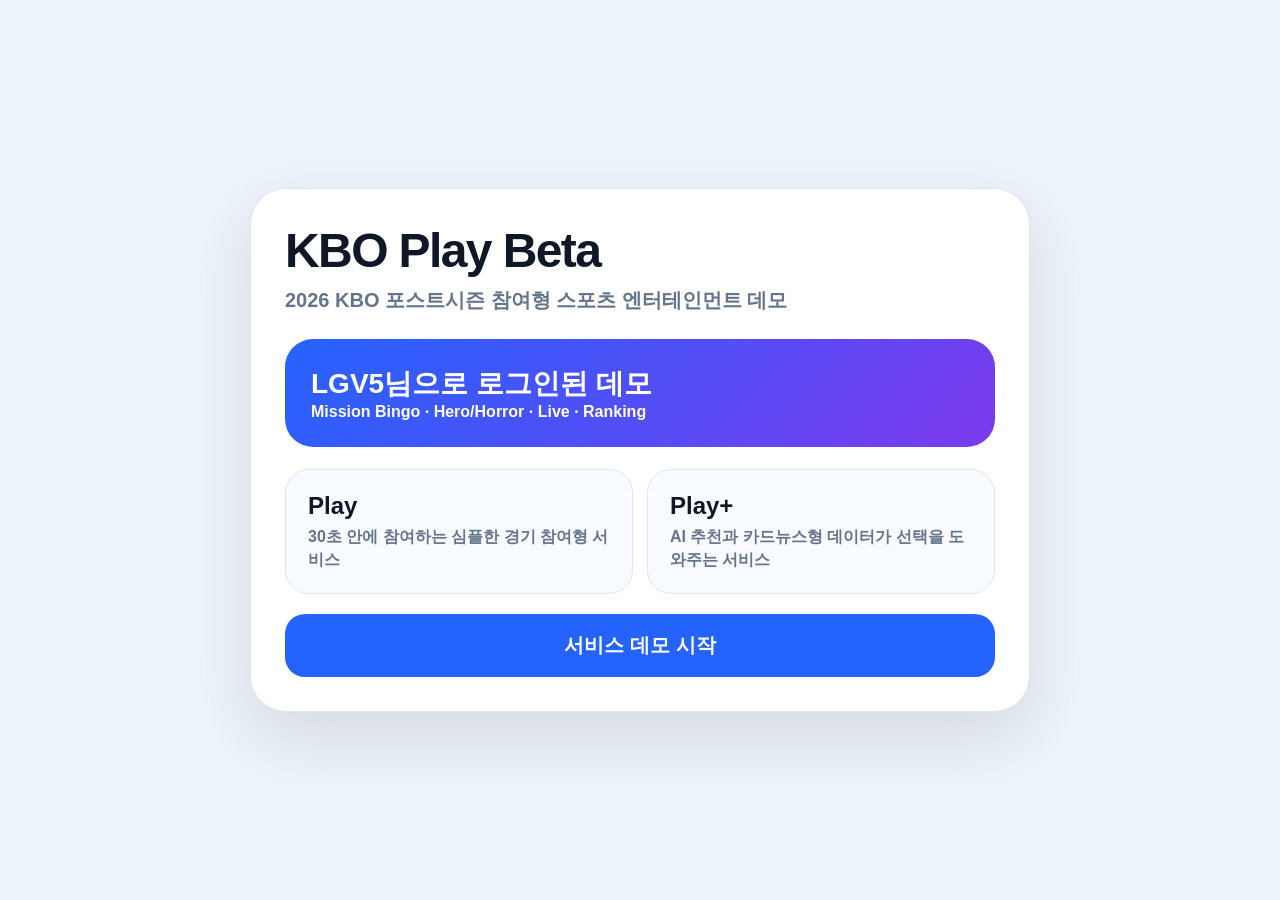
<file: index.html>
<!doctype html><html lang="ko"><head><meta charset="utf-8"><meta name="viewport" content="width=device-width,initial-scale=1,viewport-fit=cover"><title>KBO Play Beta</title><style>
*{box-sizing:border-box}body{margin:0;font-family:-apple-system,BlinkMacSystemFont,'Segoe UI',Pretendard,Apple SD Gothic Neo,sans-serif;background:#eef4fb;color:#101827;font-weight:800}.wrap{min-height:100vh;display:grid;place-items:center;padding:26px}.card{width:min(780px,100%);background:#fff;border:1px solid #dfe7f2;border-radius:36px;padding:34px;box-shadow:0 24px 70px rgba(15,23,42,.12)}h1{font-size:48px;letter-spacing:-1.6px;margin:0 0 8px}.sub{font-size:20px;color:#64748b;line-height:1.45;margin:0 0 24px}.hero{border-radius:28px;background:linear-gradient(135deg,#2563ff,#7c3aed);color:#fff;padding:26px;margin:22px 0}.hero b{font-size:28px;display:block}.grid{display:grid;grid-template-columns:1fr 1fr;gap:14px}.opt{border:1px solid #dfe7f2;border-radius:24px;padding:22px;background:#f8fbff}.opt h3{margin:0 0 6px;font-size:24px}.opt p{margin:0;color:#64748b;line-height:1.4}.btn{border:0;border-radius:20px;background:#2563ff;color:#fff;padding:18px 24px;font-size:20px;font-weight:950;width:100%;margin-top:20px;cursor:pointer}@media(max-width:640px){h1{font-size:38px}.grid{grid-template-columns:1fr}.card{padding:24px;border-radius:28px}}
</style></head><body><div class="wrap"><main class="card"><h1>KBO Play Beta</h1><p class="sub">2026 KBO 포스트시즌 참여형 스포츠 엔터테인먼트 데모</p><div class="hero"><b>LGV5님으로 로그인된 데모</b><span>Mission Bingo · Hero/Horror · Live · Ranking</span></div><div class="grid"><div class="opt"><h3>Play</h3><p>30초 안에 참여하는 심플한 경기 참여형 서비스</p></div><div class="opt"><h3>Play+</h3><p>AI 추천과 카드뉴스형 데이터가 선택을 도와주는 서비스</p></div></div><button class="btn" onclick="location.href='app.html'">서비스 데모 시작</button></main></div></body></html>
</file>
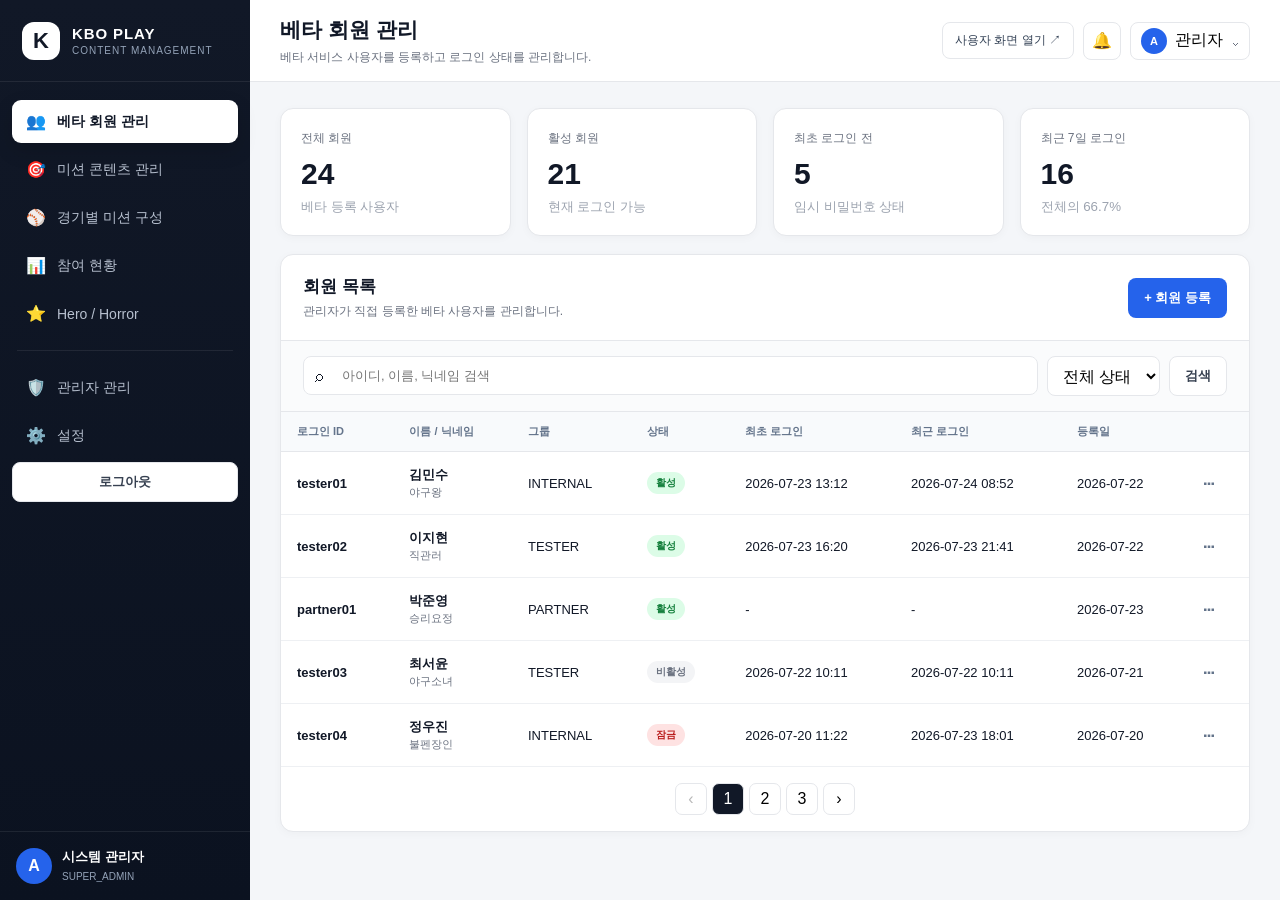
<file: admin/index.html>
<!doctype html>
<html lang="ko">
<head>
  <meta charset="utf-8" />
  <meta name="viewport" content="width=device-width, initial-scale=1" />
  <meta name="robots" content="noindex,nofollow" />
  <title>KBO Play CMS</title>
  <link rel="stylesheet" href="./assets/admin.css" />
</head>
<body>
  <div class="app-shell">
    <aside class="sidebar" id="sidebar">
      <div class="brand"><div class="brand-mark">K</div><div><strong>KBO PLAY</strong><span>CONTENT MANAGEMENT</span></div></div>
      <nav class="nav" aria-label="CMS 메뉴">
        <button class="nav-item active" data-page="users"><span class="nav-icon">👥</span><span>베타 회원 관리</span></button>
        <button class="nav-item" data-page="missions"><span class="nav-icon">🎯</span><span>미션 콘텐츠 관리</span></button>
        <button class="nav-item" data-page="game-missions"><span class="nav-icon">⚾</span><span>경기별 미션 구성</span></button>
        <button class="nav-item" data-page="participation"><span class="nav-icon">📊</span><span>참여 현황</span></button>
        <button class="nav-item" data-page="hero-horror"><span class="nav-icon">⭐</span><span>Hero / Horror</span></button>
        <div class="nav-divider"></div>
        <button class="nav-item" data-page="admins"><span class="nav-icon">🛡️</span><span>관리자 관리</span></button>
        <button class="nav-item" data-page="settings"><span class="nav-icon">⚙️</span><span>설정</span></button>
        <button class="secondary-button" type="button" onclick="logoutAdmin()">로그아웃</button>
      </nav>
      <div class="sidebar-footer"><div class="profile-mini"><div class="avatar">A</div><div><strong data-admin-name>시스템 관리자</strong><span data-admin-role>SUPER_ADMIN</span></div></div></div>
    </aside>
    <main class="main">
      <header class="topbar">
        <div class="topbar-left"><button class="mobile-menu" id="mobileMenu" aria-label="메뉴 열기">☰</button><div><h1 id="pageTitle">베타 회원 관리</h1><p id="pageDesc">베타 서비스 사용자를 등록하고 로그인 상태를 관리합니다.</p></div></div>
        <div class="topbar-right"><a class="front-link" href="../app.html" target="_blank">사용자 화면 열기 ↗</a><button class="icon-button" title="알림">🔔</button><button class="profile-button"><span class="avatar small">A</span><span>관리자</span><span class="chevron">⌄</span></button></div>
      </header>
      <section class="content">
        <div id="users" class="page active">
          <div class="summary-grid">
            <article class="summary-card"><span>전체 회원</span><strong>24</strong><small>베타 등록 사용자</small></article>
            <article class="summary-card"><span>활성 회원</span><strong>21</strong><small>현재 로그인 가능</small></article>
            <article class="summary-card"><span>최초 로그인 전</span><strong>5</strong><small>임시 비밀번호 상태</small></article>
            <article class="summary-card"><span>최근 7일 로그인</span><strong>16</strong><small>전체의 66.7%</small></article>
          </div>
          <div class="panel">
            <div class="panel-head"><div><h2>회원 목록</h2><p>관리자가 직접 등록한 베타 사용자를 관리합니다.</p></div><button class="primary-button" data-modal="userModal">+ 회원 등록</button></div>
            <div class="toolbar"><div class="search-box"><span>⌕</span><input id="userSearch" type="search" placeholder="아이디, 이름, 닉네임 검색" /></div><select id="userStatus"><option value="">전체 상태</option><option value="ACTIVE">활성</option><option value="INACTIVE">비활성</option><option value="LOCKED">잠금</option></select><button class="secondary-button">검색</button></div>
            <div class="table-wrap"><table><thead><tr><th>로그인 ID</th><th>이름 / 닉네임</th><th>그룹</th><th>상태</th><th>최초 로그인</th><th>최근 로그인</th><th>등록일</th><th></th></tr></thead><tbody id="userTable"></tbody></table></div>
            <div class="pagination"><button disabled>‹</button><button class="active">1</button><button>2</button><button>3</button><button>›</button></div>
          </div>
        </div>
        <div id="missions" class="page">
          <div class="panel"><div class="panel-head"><div><h2>미션 콘텐츠</h2><p>미션 빙고에서 재사용할 원본 콘텐츠와 판정 조건을 관리합니다.</p></div><button class="primary-button" data-modal="missionModal">+ 미션 등록</button></div>
            <div class="toolbar"><div class="search-box"><span>⌕</span><input type="search" placeholder="미션명 또는 코드 검색" /></div><select><option>전체 카테고리</option><option>투수</option><option>타자</option><option>팀</option><option>경기</option></select><select><option>전체 상태</option><option>사용</option><option>미사용</option></select><button class="secondary-button">검색</button></div>
            <div class="mission-grid" id="missionGrid"></div>
          </div>
        </div>
        <div id="game-missions" class="page">
          <div class="panel"><div class="panel-head"><div><h2>경기별 미션 구성</h2><p>외부 경기 API에서 경기를 선택하고 노출할 미션을 편성합니다.</p></div><button class="primary-button">+ 경기 미션 구성</button></div>
            <div class="game-selector"><div class="date-selector"><button>‹</button><strong>2026. 07. 24</strong><button>›</button></div><div class="game-list"><button class="game-card selected"><span class="game-time">18:30</span><strong>LG <em>vs</em> KIA</strong><small>잠실 · 미션 9개</small></button><button class="game-card"><span class="game-time">18:30</span><strong>두산 <em>vs</em> 삼성</strong><small>대구 · 미션 미구성</small></button><button class="game-card"><span class="game-time">18:30</span><strong>롯데 <em>vs</em> 한화</strong><small>대전 · 미션 9개</small></button></div></div>
            <div class="split-layout"><div class="mission-pool"><h3>미션 후보</h3><div class="search-box"><span>⌕</span><input type="search" placeholder="미션 검색" /></div><div id="missionPool"></div></div><div class="bingo-editor"><div class="bingo-head"><div><h3>LG vs KIA 미션 빙고</h3><p>드래그하여 3×3 순서를 구성합니다.</p></div><span class="status-badge draft">임시저장</span></div><div class="bingo-grid" id="bingoGrid"></div><div class="panel-actions"><button class="secondary-button">임시저장</button><button class="primary-button">게시하기</button></div></div></div>
          </div>
        </div>
        <div id="participation" class="page"><div class="empty-state"><div class="empty-icon">📊</div><h2>참여 현황 화면</h2><p>회원 및 경기별 미션 참여 현황은 API 연결 단계에서 구성합니다.</p><span>CMS Prototype</span></div></div>
        <div id="hero-horror" class="page"><div class="empty-state"><div class="empty-icon">⭐</div><h2>Hero / Horror 관리</h2><p>선택 현황과 자동 판정, 관리자 확정 기능을 이후 연결합니다.</p><span>CMS Prototype</span></div></div>
        <div id="admins" class="page"><div class="panel"><div class="panel-head"><div><h2>관리자 계정</h2><p>CMS 접근 계정과 권한을 관리합니다.</p></div><button class="primary-button">+ 관리자 등록</button></div><div class="table-wrap"><table><thead><tr><th>로그인 ID</th><th>관리자명</th><th>권한</th><th>상태</th><th>최근 로그인</th><th>등록일</th></tr></thead><tbody><tr><td><strong>admin</strong></td><td>시스템 관리자</td><td><span class="status-badge purple">SUPER_ADMIN</span></td><td><span class="status-badge active">활성</span></td><td>2026-07-24 09:10</td><td>2026-07-23</td></tr></tbody></table></div></div></div>
        <div id="settings" class="page"><div class="panel settings-panel"><h2>서비스 설정</h2><div class="setting-row"><div><strong>베타 서비스 운영</strong><p>사용자 프론트의 참여 기능을 활성화합니다.</p></div><label class="switch"><input type="checkbox" checked><span></span></label></div><div class="setting-row"><div><strong>미션 제출 마감</strong><p>경기 시작 시간에 자동으로 제출을 마감합니다.</p></div><label class="switch"><input type="checkbox" checked><span></span></label></div><div class="setting-row"><div><strong>Hero / Horror 노출</strong><p>사용자 프론트에 Hero / Horror 선택 기능을 노출합니다.</p></div><label class="switch"><input type="checkbox"><span></span></label></div></div></div>
      </section>
    </main>
  </div>
  <div class="modal" id="userModal" aria-hidden="true"><div class="modal-backdrop" data-close></div><div class="modal-card"><div class="modal-head"><div><h2>베타 회원 등록</h2><p>회원가입 없이 관리자가 로그인 계정을 발급합니다.</p></div><button data-close>×</button></div><form id="userForm"><div class="form-grid"><label><span>로그인 ID *</span><input name="loginId" required placeholder="예: tester01"></label><label><span>이름 *</span><input name="name" required placeholder="사용자 이름"></label><label><span>닉네임 *</span><input name="nickname" required placeholder="서비스 노출 닉네임"></label><label><span>사용자 그룹</span><select name="group"><option>INTERNAL</option><option>PARTNER</option><option>TESTER</option></select></label><label class="full"><span>임시 비밀번호 *</span><input name="password" type="password" required value="Temp1234!"></label><label class="full"><span>관리자 메모</span><textarea name="memo" rows="3" placeholder="테스트 목적, 소속 등"></textarea></label></div><div class="modal-actions"><button type="button" class="secondary-button" data-close>취소</button><button class="primary-button" type="submit">등록</button></div></form></div></div>
  <div class="modal" id="missionModal" aria-hidden="true"><div class="modal-backdrop" data-close></div><div class="modal-card large"><div class="modal-head"><div><h2>미션 콘텐츠 등록</h2><p>경기별 미션 구성에서 재사용할 콘텐츠를 만듭니다.</p></div><button data-close>×</button></div><form id="missionForm"><div class="form-grid"><label><span>미션 코드 *</span><input name="code" required placeholder="PITCHER_SO_7"></label><label><span>미션명 *</span><input name="name" required placeholder="선발투수 7탈삼진 이상"></label><label><span>유형 *</span><select name="type"><option>PLAYER</option><option>TEAM</option><option>GAME</option></select></label><label><span>카테고리 *</span><select name="category"><option>PITCHER</option><option>BATTER</option><option>TEAM</option><option>GAME</option></select></label><label><span>통계 코드 *</span><input name="stat" required placeholder="STRIKEOUT"></label><label><span>비교 조건 *</span><select name="operator"><option>GTE</option><option>LTE</option><option>EQ</option><option>GT</option><option>LT</option></select></label><label><span>기준값</span><input name="threshold" type="number" value="7"></label><label><span>난이도</span><select name="difficulty"><option>EASY</option><option selected>NORMAL</option><option>HARD</option></select></label><label class="full"><span>설명</span><textarea name="description" rows="3" placeholder="사용자에게 노출할 설명"></textarea></label></div><div class="modal-actions"><button type="button" class="secondary-button" data-close>취소</button><button class="primary-button" type="submit">등록</button></div></form></div></div>
  <div class="toast" id="toast"></div>
  <script src="./assets/admin.js"></script>
</body>
</html>
</file>
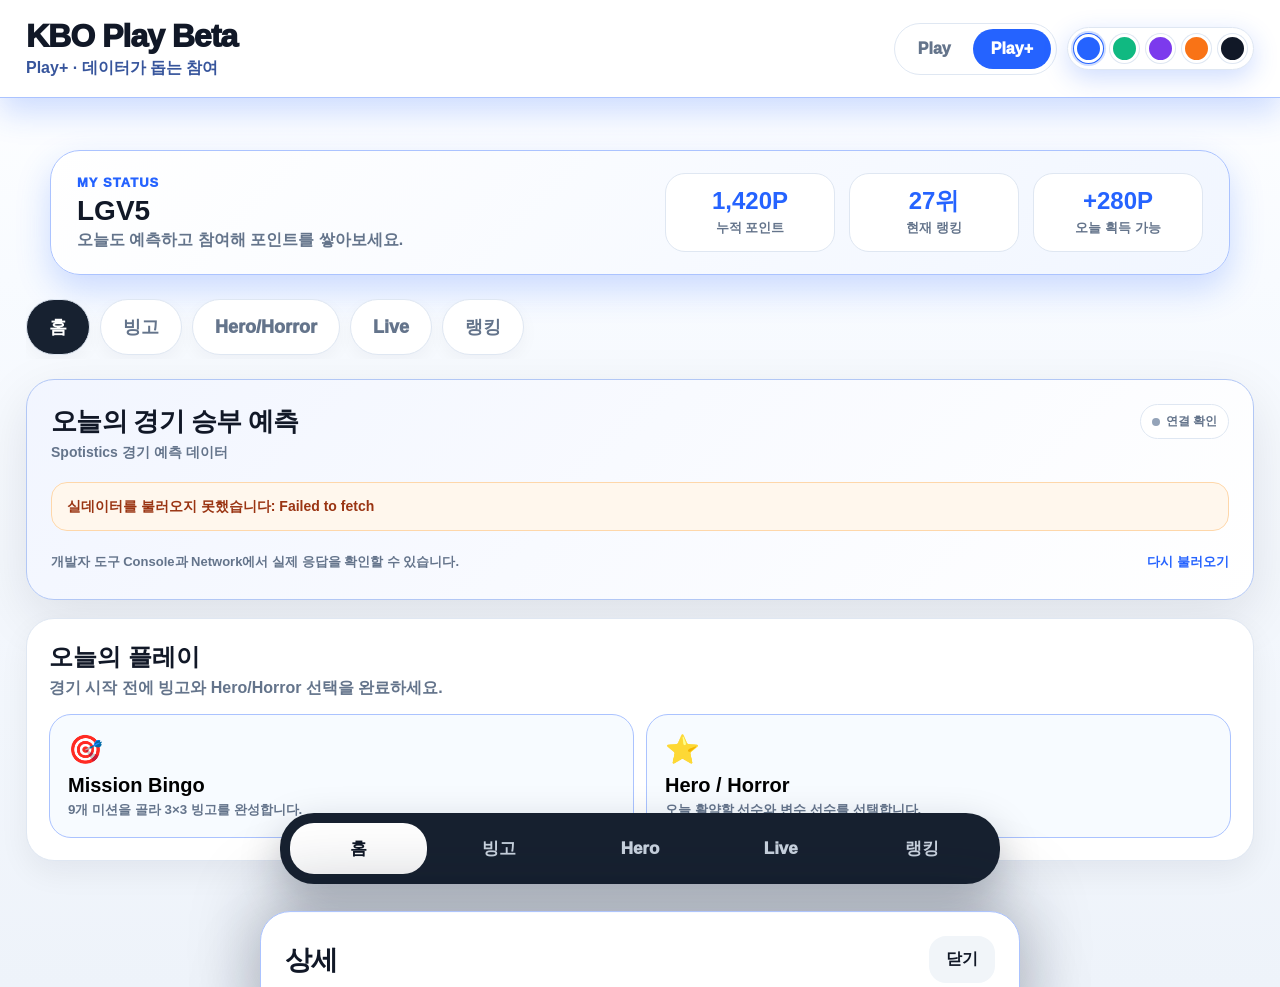
<file: app.html>
<!doctype html>
<html lang="ko" data-theme="blue">
<head>
<meta charset="utf-8">
<meta name="viewport" content="width=device-width,initial-scale=1,viewport-fit=cover">
<title>KBO Play Beta v28</title>
<style>
:root{--primary:#2563ff;--ink:#111827;--muted:#64748b;--line:#dfe7f2;--soft:#f5f8fc;--card:#fff;--nav:#172130;--shadow:0 18px 54px rgba(15,23,42,.10)}
*{box-sizing:border-box}html,body{margin:0;min-height:100%;width:100%;max-width:100%;overflow-x:hidden;font-family:-apple-system,BlinkMacSystemFont,'Segoe UI',Pretendard,Apple SD Gothic Neo,sans-serif;background:#edf3fa;color:var(--ink);font-weight:800}button{font:inherit;cursor:pointer}.app{width:100%;max-width:1320px;margin:0 auto;background:linear-gradient(180deg,#fff 0,#f8fbff 24%,#eef3fa 100%);min-height:100vh;overflow-x:hidden}.main,.panel,.home-grid,.card,.profile,.rival,.hotCards,.rank-grid{min-width:0;max-width:100%}.top{position:sticky;top:0;z-index:50;background:rgba(255,255,255,.95);backdrop-filter:blur(18px);border-bottom:1px solid var(--line);padding:18px 26px}.toprow{display:flex;justify-content:space-between;align-items:center;gap:16px}.brand h1{margin:0;font-size:32px;letter-spacing:-1px;font-weight:950}.brand p{margin:3px 0 0;font-size:16px;color:var(--muted);font-weight:900}.controls{display:flex;align-items:center;gap:10px;flex-wrap:wrap;justify-content:flex-end}.seg{display:flex;gap:4px;padding:5px;border:1px solid var(--line);border-radius:999px;background:#fff}.seg button{border:0;background:transparent;color:var(--muted);border-radius:999px;padding:11px 18px;font-weight:950}.seg button.active{background:var(--primary);color:#fff}.colors{display:flex;gap:7px;border:1px solid var(--line);background:#fff;border-radius:999px;padding:6px}.sw{width:29px;height:29px;border-radius:50%;border:3px solid #fff;box-shadow:0 0 0 1px var(--line)}.sw.active{box-shadow:0 0 0 3px color-mix(in srgb,var(--primary) 28%,transparent)}.main{padding:24px 26px 126px}.game{display:grid;grid-template-columns:1.15fr 1fr;gap:18px;align-items:center;border:1px solid var(--line);border-radius:34px;background:linear-gradient(135deg,#fff,#f1f6ff);box-shadow:var(--shadow);padding:24px}.match{display:flex;gap:16px;align-items:center}.team{text-align:center}.logo{width:74px;height:74px;border-radius:24px;background:#fff;box-shadow:0 10px 26px rgba(15,23,42,.08);display:grid;place-items:center;font-size:34px}.team b{display:block;font-size:19px;margin-top:9px}.vs{font-size:28px;font-weight:950}.meta{font-size:17px;color:var(--muted);margin-top:14px}.stats{display:grid;grid-template-columns:1fr 1fr;gap:12px}.stat{background:#fff;border:1px solid var(--line);border-radius:22px;padding:17px}.stat b{display:block;font-size:28px;letter-spacing:-.7px}.stat span{color:var(--muted);font-size:14px}.tabs{display:flex;gap:10px;margin:24px 0 20px;overflow:auto;padding-bottom:4px}.tab{border:1px solid var(--line);background:#fff;color:var(--muted);border-radius:999px;padding:15px 22px;font-size:18px;font-weight:950;white-space:nowrap;box-shadow:0 6px 18px rgba(15,23,42,.04)}.tab.active{background:var(--nav);color:#fff}.panel{display:none}.panel.active{display:block}.card{background:#fff;border:1px solid var(--line);border-radius:30px;padding:24px;box-shadow:var(--shadow)}.head{display:flex;justify-content:space-between;align-items:flex-start;gap:14px}.head h2{font-size:31px;margin:0 0 7px;letter-spacing:-.8px}.hint{color:var(--muted);font-size:17px;line-height:1.45}.btn{border:0;border-radius:17px;background:var(--primary);color:#fff;padding:13px 17px;font-weight:950}.btn.secondary{background:#f1f5f9;color:var(--ink)}.btn.ghost{background:#fff;color:var(--primary);border:1px solid var(--line)}.actions{display:flex;gap:10px;flex-wrap:wrap;margin-top:15px}.home-grid{display:grid;grid-template-columns:1.1fr .9fr;gap:18px}.profile{background:linear-gradient(135deg,#15223a,#2563ff);color:#fff;border:0}.profile .hint{color:rgba(255,255,255,.78)}.profile h2{font-size:34px}.profileRow{display:grid;grid-template-columns:repeat(3,1fr);gap:10px;margin-top:18px}.profileBox{background:rgba(255,255,255,.13);border:1px solid rgba(255,255,255,.18);border-radius:20px;padding:15px}.profileBox b{font-size:26px;display:block}.profileBox span{font-size:13px;color:rgba(255,255,255,.75)}.badgeTitle{display:inline-flex;align-items:center;gap:8px;background:#fff;color:#172130;border-radius:999px;padding:10px 14px;margin-top:14px;font-weight:950}.rival{display:grid;grid-template-columns:1fr auto 1fr;align-items:center;gap:10px;margin-top:14px}.rivalBox{text-align:center;border:1px solid var(--line);border-radius:20px;padding:14px;background:#fff}.rivalBox b{font-size:24px}.nearRank{display:grid;gap:8px;margin-top:12px}.nearRow{display:grid;grid-template-columns:42px 1fr 70px;align-items:center;border:1px solid var(--line);background:#fff;border-radius:16px;padding:11px 12px}.nearRow.me{border-color:var(--primary);background:#f0f6ff}.hotCards{display:grid;gap:12px;margin-top:14px}.hot{display:grid;grid-template-columns:54px 1fr auto;gap:12px;align-items:center;border:1px solid var(--line);border-radius:20px;background:#fff;padding:14px}.hot .ico{width:54px;height:54px;border-radius:18px;background:linear-gradient(135deg,#eaf1ff,#fff2e8);display:grid;place-items:center;font-size:28px}.hot b{display:block;font-size:18px}.hot span{font-size:13px;color:var(--muted)}.bingo-layout{display:grid;grid-template-columns:minmax(0,1fr) 400px;gap:24px;align-items:start}.score{font-size:23px;font-weight:950}.board{display:grid;grid-template-columns:repeat(3,1fr);gap:12px;margin-top:18px}.cell{height:152px;border:2px dashed #aac1f4;background:#f8fbff;border-radius:24px;display:flex;align-items:center;justify-content:center;text-align:center;position:relative;color:#64748b;touch-action:none;user-select:none}.cell.filled{background:#fff;border:2px solid #abc3ff;color:var(--ink);box-shadow:0 8px 20px rgba(37,99,255,.09)}.cell.await{outline:4px solid color-mix(in srgb,var(--primary) 22%,transparent);background:#eef5ff}.cell.drop{outline:4px solid color-mix(in srgb,var(--primary) 34%,transparent)}.cell .ico{font-size:33px;margin-bottom:7px}.cell .title{font-size:17px;font-weight:950;line-height:1.12}.cell .mini{font-size:14px;color:var(--primary);font-weight:950;margin-top:5px}.cell .x,.cell .info{position:absolute;top:10px;border:0;border-radius:999px;width:30px;height:30px;background:#edf4ff;font-weight:950}.cell .info{left:10px;color:var(--primary)}.cell .x{right:10px}.side h3{margin:0 0 12px;font-size:23px}.mission-list{display:grid;gap:12px}
.category-wrap{margin:0 0 14px}.category-tabs{display:flex;gap:8px;overflow-x:auto;padding:2px 2px 8px;scrollbar-width:none}.category-tabs::-webkit-scrollbar{display:none}.category-tab{flex:0 0 auto;border:1px solid var(--line);background:#fff;color:var(--muted);border-radius:999px;padding:11px 15px;font-size:15px;font-weight:950;white-space:nowrap}.category-tab.active{background:var(--primary);border-color:var(--primary);color:#fff;box-shadow:0 8px 22px color-mix(in srgb,var(--primary) 22%,transparent)}.category-summary{border:1px solid color-mix(in srgb,var(--primary) 20%,var(--line));background:color-mix(in srgb,var(--primary) 7%,#fff);border-radius:18px;padding:13px 14px;margin-bottom:12px}.category-summary b{display:block;font-size:17px;color:var(--primary)}.category-summary span{display:block;margin-top:3px;color:var(--muted);font-size:13px;line-height:1.35}.mission .cat{display:inline-flex;margin-top:7px;border-radius:999px;padding:5px 8px;background:color-mix(in srgb,var(--primary) 9%,#fff);color:var(--primary);font-size:11px;font-weight:950}.mode-play .mission .cat{display:inline-flex!important}.custom-guide{display:none}.custom-mode .custom-guide{display:block}.sheet .category-tabs{padding-bottom:12px}@media(min-width:981px){.side .category-tabs{display:grid;grid-template-columns:repeat(3,minmax(0,1fr));gap:8px;overflow:visible;padding:2px 0 10px}.side .category-tab{width:100%;min-width:0;padding:11px 8px;font-size:14px;text-align:center}.side .category-tab:last-child{grid-column:span 2}}@media(max-width:980px){.category-tab{padding:10px 13px;font-size:14px}.category-summary{margin-bottom:10px}.side h3{margin-bottom:8px}}
.mission{border:1px solid var(--line);background:#fff;border-radius:22px;padding:15px;display:grid;grid-template-columns:58px 1fr;gap:12px;align-items:center;touch-action:none;user-select:none}.mission.disabled{opacity:.35}.m-ico{width:58px;height:58px;border-radius:19px;background:linear-gradient(135deg,#eaf1ff,#fff2e8);display:grid;place-items:center;font-size:30px}.mission b{font-size:18px;display:block}.mission p{margin:4px 0 0;color:var(--muted);font-size:14px;line-height:1.25}.spark{height:18px;display:flex;gap:3px;align-items:end;margin-top:7px}.spark i{width:8px;background:var(--primary);display:block;border-radius:2px}.plus-only{display:none}.mode-plus .plus-only{display:block}.mode-play .play-hidden{display:none!important}.mode-play .mission p,.mode-play .spark,.mode-play .mini,.mode-play .plus-only{display:none!important}.mode-play .mission{min-height:90px}.drawerBtn{display:none;position:fixed;right:22px;bottom:102px;z-index:35;border:0;border-radius:24px;background:var(--primary);color:white;padding:17px 21px;font-size:19px;font-weight:950;box-shadow:0 18px 44px rgba(37,99,255,.35)}.bottomnav{position:fixed;left:50%;bottom:16px;transform:translateX(-50%);z-index:40;width:min(720px,calc(100% - 36px));background:#172130;border-radius:34px;padding:10px;display:grid;grid-template-columns:repeat(5,1fr);gap:4px;box-shadow:0 16px 40px rgba(15,23,42,.25)}.bottomnav button{border:0;background:transparent;color:#cbd5e1;border-radius:24px;padding:14px 0;font-size:17px;font-weight:950}.bottomnav button.active{background:#fff;color:#101827}.sheet{position:fixed;left:50%;bottom:0;z-index:60;width:min(760px,100%);transform:translate(-50%,110%);background:#fff;border-radius:30px 30px 0 0;box-shadow:0 -24px 70px rgba(15,23,42,.25);padding:24px;max-height:82vh;overflow:auto;transition:.25s}.sheet.open{transform:translate(-50%,0)}.sheet-head{display:flex;justify-content:space-between;align-items:center;margin-bottom:14px}.sheet h3{font-size:27px;margin:0}.overlay{display:none;position:fixed;inset:0;background:rgba(15,23,42,.34);z-index:55}.overlay.open{display:block}.toast{position:fixed;left:50%;bottom:110px;transform:translateX(-50%);z-index:80;background:#fff;border:1px solid var(--line);border-radius:999px;padding:15px 21px;box-shadow:var(--shadow);font-size:17px;font-weight:950;display:none}.toast.show{display:block}.ghost{position:fixed;z-index:9999;pointer-events:none;opacity:.92;transform:translate(-50%,-50%);width:170px}.newsgrid{display:grid;grid-template-columns:repeat(2,1fr);gap:12px;margin-top:14px}.newscard{border:1px solid var(--line);border-radius:22px;padding:16px;background:linear-gradient(135deg,#fff,#f6f9ff)}.newscard strong{display:block;font-size:17px;margin-bottom:6px}.newscard b{font-size:24px;color:var(--primary)}.ai-note{margin-top:14px;border-radius:22px;background:#f4efff;border:1px solid #e5d5ff;padding:16px;color:#4c1d95;font-size:16px;line-height:1.45}.player-grid{display:grid;grid-template-columns:repeat(2,1fr);gap:16px}.player{border:1px solid var(--line);border-radius:26px;padding:18px;background:#fff}.player.selected{border-color:var(--primary);box-shadow:0 0 0 4px color-mix(in srgb,var(--primary) 14%,transparent)}.player-actions{display:grid;grid-template-columns:1fr 1fr;gap:9px;margin-top:14px}.player-actions .btn{font-size:15px;padding:11px 10px;border-radius:14px}.mode-play .player-actions{grid-template-columns:1fr}.player .art{height:124px;border-radius:24px;background:linear-gradient(135deg,#eaf1ff,#fff2e8);display:grid;place-items:center;font-size:44px}.player b{font-size:25px;display:block;margin-top:14px}.player p{color:var(--muted);font-size:16px;margin:4px 0}.badge{display:inline-block;margin-top:8px;background:#fff2e8;color:#c2410c;border-radius:999px;padding:8px 12px;font-weight:950}.metric-row{display:grid;grid-template-columns:1fr 1fr;gap:10px;margin-top:12px}.miniStat{background:#f8fbff;border:1px solid var(--line);border-radius:16px;padding:11px}.miniStat small{color:var(--muted)}.miniStat b{font-size:20px;margin:0;color:var(--primary)}.livebox{display:grid;grid-template-columns:repeat(3,1fr);gap:14px}.podium{display:grid;grid-template-columns:1fr 1.15fr 1fr;gap:12px;align-items:end;margin-top:16px}.pod{border:1px solid var(--line);border-radius:24px;background:#fff;text-align:center;padding:18px}.pod.first{padding-top:28px;background:linear-gradient(180deg,#fff7dd,#fff)}.pod .medal{font-size:42px}.rank{display:grid;grid-template-columns:48px 1fr 90px;align-items:center;border-bottom:1px solid var(--line);padding:15px 0;font-size:17px}.rank.me{background:#f0f6ff;border:1px solid var(--primary);border-radius:18px;padding:14px;margin:12px 0}.rank-grid{display:grid;grid-template-columns:1.2fr .8fr;gap:18px}.insight{border:1px solid var(--line);background:#fff;border-radius:22px;padding:16px;margin-top:12px}.insight b{font-size:24px;color:var(--primary)}.mobile .bingo-layout{display:block}.mobile .side{display:none}.mobile .drawerBtn{display:block}.mobile .main{padding:18px 16px 130px}.mobile .top{padding:16px}.mobile .brand h1{font-size:27px}.mobile .brand p{font-size:14px}.mobile .game{display:block;padding:20px;border-radius:28px}.mobile .stats{margin-top:18px}.mobile .home-grid,.mobile .rank-grid{grid-template-columns:1fr}.mobile .profileRow{grid-template-columns:1fr 1fr}.mobile .board{gap:10px}.mobile .cell{height:122px}.mobile .sheet .mission-list{grid-template-columns:1fr 1fr;display:grid}.mobile .mission{display:block;min-height:154px}.mobile .mission b{font-size:20px;margin-top:10px}.mobile .player-grid{display:flex;overflow:auto;scroll-snap-type:x mandatory}.mobile .player{min-width:78%;scroll-snap-align:start}.mobile .newsgrid{grid-template-columns:1fr}.mobile .toast{width:max-content;max-width:calc(100% - 36px);text-align:center}.mobile .toprow{align-items:flex-start}.mobile .controls{gap:6px}.mobile .seg button{padding:9px 12px;font-size:14px}.mobile .controls{width:100%;justify-content:flex-start;margin-top:10px}.mobile .toprow{flex-direction:column}.mobile .colors{display:flex;gap:5px;padding:5px;max-width:100%}.mobile .sw{width:24px;height:24px;border-width:2px}.mobile .podium{grid-template-columns:1fr;align-items:stretch}.mobile .pod.first{order:-1}@media(max-width:980px){.bingo-layout{display:block}.side{display:none}.drawerBtn{display:block}.main{padding:18px 16px 130px}.top{padding:16px}.game{display:block}.home-grid,.rank-grid{grid-template-columns:1fr}.board{gap:10px}.cell{height:122px}.player-grid{display:flex;overflow:auto}.player{min-width:78%}.newsgrid{grid-template-columns:1fr}}

/* v24: mobile home overflow fix */
.home-grid>*{min-width:0;max-width:100%}.profile,.card{max-width:100%;overflow:hidden}.rivalBox,.profileBox,.hot,.nearRow{min-width:0}.rivalBox b,.nearRow b,.hot b{word-break:keep-all;overflow-wrap:anywhere}.profile .head{min-width:0}.profile .head .btn{flex-shrink:0}.hot{grid-template-columns:54px minmax(0,1fr) auto}.nearRow{grid-template-columns:42px minmax(0,1fr) 70px}
@media(max-width:980px){
  html,body,.app{width:100%;max-width:100%;overflow-x:hidden}
  .main{width:100%;overflow:hidden;padding-left:16px!important;padding-right:16px!important}
  .top{width:100%;overflow:hidden}
  .tabs{max-width:100%;overflow-x:auto;overscroll-behavior-x:contain;-webkit-overflow-scrolling:touch}
  .card{width:100%;border-radius:28px;padding:22px}
  .profile{width:100%;border-radius:28px;padding:22px}
  .profile .head{display:flex;align-items:flex-start;gap:12px}
  .profile .head h2{font-size:38px;line-height:1.05;letter-spacing:-1px}
  .profile .head .btn{padding:12px 14px;font-size:15px;white-space:nowrap}
  .profileRow{grid-template-columns:1fr!important;gap:10px}
  .profileBox{padding:14px;border-radius:18px}
  .profileBox b{font-size:26px}
  .rival{grid-template-columns:1fr!important;gap:10px;margin-top:16px}
  .rival .hint,.rival>div:nth-child(2){text-align:center;font-size:15px;line-height:1.3}
  .rivalBox{width:100%;padding:14px;border-radius:18px}
  .rivalBox b{font-size:25px;line-height:1.05}
  .nearRow{grid-template-columns:36px minmax(0,1fr) 64px;padding:10px 11px}
  .hot{grid-template-columns:48px minmax(0,1fr);gap:10px}
  .hot>div:last-child{grid-column:1 / -1;justify-self:start;margin-left:58px}
  .hot .ico{width:48px;height:48px;border-radius:16px;font-size:25px}
}
@media(max-width:430px){
  .main{padding-left:14px!important;padding-right:14px!important}
  .card,.profile{padding:20px;border-radius:26px}
  .profile .head h2{font-size:34px}
  .brand h1{font-size:25px!important}
  .tabs .tab{padding:13px 18px;font-size:17px}
}

/* v26 Theme Engine */
:root{--primary:#2563ff;--primary-dark:#173ea9;--primary-soft:#eef5ff;--primary-soft-2:#f7fbff;--primary-line:#abc3ff;--primary-glow:rgba(37,99,255,.20);--hero-gradient:linear-gradient(135deg,#15223a 0%,#2563ff 100%);--surface-gradient:linear-gradient(180deg,#ffffff 0%,#f8fbff 28%,#eef3fa 100%);--card-gradient:linear-gradient(135deg,#ffffff 0%,#f1f6ff 100%);--icon-gradient:linear-gradient(135deg,#eaf1ff 0%,#fff2e8 100%);--nav:#172130;--ai-bg:#f4efff;--ai-line:#e5d5ff;--ai-ink:#4c1d95;--rank-bg:#f0f6ff}
html[data-theme="blue"]{--primary:#2563ff;--primary-dark:#173ea9;--primary-soft:#eef5ff;--primary-soft-2:#f7fbff;--primary-line:#abc3ff;--primary-glow:rgba(37,99,255,.22);--hero-gradient:linear-gradient(135deg,#17213a 0%,#2563ff 100%);--surface-gradient:linear-gradient(180deg,#ffffff 0%,#f8fbff 28%,#eef3fa 100%);--card-gradient:linear-gradient(135deg,#ffffff 0%,#f1f6ff 100%);--icon-gradient:linear-gradient(135deg,#eaf1ff 0%,#fff2e8 100%);--nav:#172130;--ai-bg:#eff6ff;--ai-line:#bfdbfe;--ai-ink:#1d4ed8;--rank-bg:#f0f6ff}
html[data-theme="green"]{--primary:#10b981;--primary-dark:#065f46;--primary-soft:#ecfdf5;--primary-soft-2:#f4fff9;--primary-line:#a7f3d0;--primary-glow:rgba(16,185,129,.22);--hero-gradient:linear-gradient(135deg,#064e3b 0%,#10b981 100%);--surface-gradient:linear-gradient(180deg,#ffffff 0%,#f4fff9 28%,#eafaf3 100%);--card-gradient:linear-gradient(135deg,#ffffff 0%,#ecfdf5 100%);--icon-gradient:linear-gradient(135deg,#d1fae5 0%,#fff7ed 100%);--nav:#0f2f26;--ai-bg:#ecfdf5;--ai-line:#a7f3d0;--ai-ink:#047857;--rank-bg:#ecfdf5}
html[data-theme="purple"]{--primary:#7c3aed;--primary-dark:#4c1d95;--primary-soft:#f5f3ff;--primary-soft-2:#fbfaff;--primary-line:#c4b5fd;--primary-glow:rgba(124,58,237,.22);--hero-gradient:linear-gradient(135deg,#2e1065 0%,#7c3aed 100%);--surface-gradient:linear-gradient(180deg,#ffffff 0%,#fbfaff 28%,#f1edff 100%);--card-gradient:linear-gradient(135deg,#ffffff 0%,#f5f3ff 100%);--icon-gradient:linear-gradient(135deg,#ede9fe 0%,#fff7ed 100%);--nav:#221536;--ai-bg:#f5f3ff;--ai-line:#ddd6fe;--ai-ink:#6d28d9;--rank-bg:#f5f3ff}
html[data-theme="orange"]{--primary:#f97316;--primary-dark:#9a3412;--primary-soft:#fff7ed;--primary-soft-2:#fffaf3;--primary-line:#fed7aa;--primary-glow:rgba(249,115,22,.23);--hero-gradient:linear-gradient(135deg,#7c2d12 0%,#f97316 100%);--surface-gradient:linear-gradient(180deg,#ffffff 0%,#fffaf3 28%,#fff3e6 100%);--card-gradient:linear-gradient(135deg,#ffffff 0%,#fff7ed 100%);--icon-gradient:linear-gradient(135deg,#ffedd5 0%,#fff7ed 100%);--nav:#332012;--ai-bg:#fff7ed;--ai-line:#fed7aa;--ai-ink:#c2410c;--rank-bg:#fff7ed}
html[data-theme="dark"]{--primary:#111827;--primary-dark:#030712;--primary-soft:#f1f5f9;--primary-soft-2:#f8fafc;--primary-line:#94a3b8;--primary-glow:rgba(15,23,42,.24);--hero-gradient:linear-gradient(135deg,#020617 0%,#334155 100%);--surface-gradient:linear-gradient(180deg,#ffffff 0%,#f8fafc 28%,#e9eef5 100%);--card-gradient:linear-gradient(135deg,#ffffff 0%,#f1f5f9 100%);--icon-gradient:linear-gradient(135deg,#e2e8f0 0%,#fff7ed 100%);--nav:#0f172a;--ai-bg:#f8fafc;--ai-line:#cbd5e1;--ai-ink:#0f172a;--rank-bg:#f1f5f9}
html,body{background:var(--surface-gradient)!important}.app{background:var(--surface-gradient)!important}.top{border-bottom-color:var(--primary-line);box-shadow:0 14px 30px var(--primary-glow)}.brand h1{color:var(--ink)}.brand p{color:color-mix(in srgb,var(--primary-dark) 58%,var(--muted))}.colors{box-shadow:0 8px 26px var(--primary-glow)}.game{background:var(--card-gradient)!important;border-color:var(--primary-line)!important}.stat{background:linear-gradient(135deg,#fff,var(--primary-soft-2));border-color:var(--primary-line)}.stat b,.score b,.miniStat b,.newscard b,.insight b{color:var(--primary)!important}.tab.active,.bottomnav{background:var(--nav)!important}.profile{background:var(--hero-gradient)!important;box-shadow:0 24px 70px var(--primary-glow)!important}.profileBox{background:rgba(255,255,255,.14)!important}.badgeTitle{color:var(--primary-dark)}.nearRow.me,.rank.me{background:var(--rank-bg)!important}.hot .ico,.m-ico,.player .art{background:var(--icon-gradient)!important}.cell{border-color:var(--primary-line);background:var(--primary-soft-2)}.cell.filled{border-color:var(--primary-line)!important;box-shadow:0 8px 24px var(--primary-glow)!important}.cell.await{background:var(--primary-soft)!important}.cell .info{background:var(--primary-soft);color:var(--primary)}.btn{background:var(--primary)!important;box-shadow:0 12px 28px var(--primary-glow)}.btn.secondary{background:#f1f5f9!important;color:var(--ink)!important;box-shadow:none}.btn.ghost{background:#fff!important;color:var(--primary)!important;border-color:var(--primary-line)!important;box-shadow:none}.seg button.active{background:var(--primary)!important}.spark i{background:var(--primary)!important}.newscard{background:linear-gradient(135deg,#fff,var(--primary-soft-2))!important;border-color:var(--primary-line)!important}.ai-note{background:var(--ai-bg)!important;border-color:var(--ai-line)!important;color:var(--ai-ink)!important}.player.selected{border-color:var(--primary)!important;box-shadow:0 0 0 4px var(--primary-glow)!important}.badge{background:var(--primary-soft)!important;color:var(--primary-dark)!important}.pod.first{background:linear-gradient(180deg,var(--primary-soft),#fff)!important}.drawerBtn{background:var(--primary)!important;box-shadow:0 18px 44px var(--primary-glow)!important}.sheet{border:1px solid var(--primary-line)}.sheet h3,.head h2,.card h2{letter-spacing:-.8px}.sw.active{box-shadow:0 0 0 3px var(--primary-glow),0 0 0 1px var(--primary)!important}


/* v28: ranking theme integration */
#ranking .card{border-color:var(--primary-line)!important;background:linear-gradient(135deg,#fff,var(--primary-soft-2))!important}
#ranking h2,#ranking h3{color:var(--primary-dark)!important}
#ranking .pod{border-color:var(--primary-line)!important;background:linear-gradient(180deg,#fff,var(--primary-soft-2))!important;box-shadow:0 12px 34px var(--primary-glow)!important}
#ranking .pod.first{background:linear-gradient(180deg,var(--primary-soft),#fff)!important;border-color:var(--primary)!important}
#ranking .pod .medal{filter:drop-shadow(0 8px 14px var(--primary-glow))}
#ranking .pod b{color:var(--primary)!important;font-size:20px}
#ranking .pod p{color:color-mix(in srgb,var(--primary-dark) 62%,var(--muted))!important;font-weight:900}
#ranking .rank{border-bottom-color:var(--primary-line)!important}
#ranking .rank span:first-child{color:var(--primary)!important;font-weight:950}
#ranking .rank b{color:var(--primary-dark)!important}
#ranking .rank span:last-child{color:var(--primary)!important;font-weight:950}
#ranking .rank.me{background:var(--primary-soft)!important;border-color:var(--primary)!important;box-shadow:0 12px 34px var(--primary-glow)!important}
#ranking .hot{background:linear-gradient(135deg,#fff,var(--primary-soft-2))!important;border-color:var(--primary-line)!important}
#ranking .hot .ico{background:var(--icon-gradient)!important;box-shadow:inset 0 0 0 1px var(--primary-line)}
#ranking .hot b{color:var(--primary-dark)!important}
#ranking .hot span{color:color-mix(in srgb,var(--primary-dark) 45%,var(--muted))!important}
#ranking .insight{background:var(--primary-soft)!important;border-color:var(--primary-line)!important;box-shadow:0 10px 28px var(--primary-glow)!important}
#ranking .insight span{color:color-mix(in srgb,var(--primary-dark) 56%,var(--muted))!important;font-weight:900}
#ranking .insight b{color:var(--primary)!important}


/* v29 Live Result Center */
.live-toolbar{display:flex;justify-content:space-between;align-items:center;gap:14px;margin-bottom:18px;flex-wrap:wrap}.live-stage{display:flex;gap:6px;padding:5px;border:1px solid var(--primary-line);border-radius:18px;background:var(--primary-soft)}.live-stage button{border:0;background:transparent;color:var(--muted);font-weight:950;padding:10px 16px;border-radius:13px;cursor:pointer}.live-stage button.active{background:var(--primary);color:#fff;box-shadow:0 8px 20px var(--primary-glow)}.live-summary{display:grid;grid-template-columns:repeat(3,1fr);gap:12px;margin-bottom:20px}.live-summary .stat{background:var(--card-gradient);border-color:var(--primary-line)}.live-section{margin-top:20px}.live-section-head{display:flex;justify-content:space-between;align-items:end;gap:12px;margin-bottom:12px}.live-section-head h3{margin:0;font-size:24px}.live-section-head span{font-size:14px;color:var(--muted);font-weight:800}.live-mission-grid{display:grid;grid-template-columns:repeat(3,1fr);gap:12px}.live-mission{position:relative;min-height:132px;border:1px solid var(--line);border-radius:22px;padding:16px;background:#fff;display:flex;flex-direction:column;justify-content:space-between}.live-mission .mission-top{display:flex;gap:10px;align-items:flex-start}.live-mission .mission-icon{font-size:28px}.live-mission strong{font-size:17px;line-height:1.25}.live-mission small{display:block;margin-top:5px;color:var(--muted);font-weight:750}.status-pill{display:inline-flex;align-items:center;width:max-content;border-radius:999px;padding:7px 10px;font-size:13px;font-weight:950}.status-achieved{border-color:#86efac;background:#f0fdf4}.status-achieved .status-pill{background:#dcfce7;color:#15803d}.status-tracking{border-color:var(--primary-line);background:var(--primary-soft-2)}.status-tracking .status-pill{background:var(--primary-soft);color:var(--primary)}.status-waiting{background:#f8fafc}.status-waiting .status-pill{background:#e2e8f0;color:#475569}.status-failed{border-color:#fecaca;background:#fff7f7}.status-failed .status-pill{background:#fee2e2;color:#b91c1c}.live-empty{grid-column:1/-1;border:1px dashed var(--primary-line);border-radius:22px;padding:28px;text-align:center;background:var(--primary-soft-2);color:var(--muted);font-weight:850}.live-player-grid{display:grid;grid-template-columns:1fr 1fr;gap:14px}.live-player-card{border:1px solid var(--primary-line);border-radius:24px;padding:18px;background:var(--card-gradient)}.live-player-head{display:flex;align-items:center;justify-content:space-between;gap:12px}.live-player-name{display:flex;align-items:center;gap:12px}.live-player-name .avatar{width:54px;height:54px;border-radius:18px;background:var(--icon-gradient);display:grid;place-items:center;font-size:29px}.live-player-name b{font-size:21px}.live-player-name span{display:block;color:var(--muted);font-size:14px;margin-top:3px}.live-player-stats{display:grid;grid-template-columns:repeat(3,1fr);gap:8px;margin-top:14px}.live-player-stats div{border:1px solid var(--line);background:#fff;border-radius:15px;padding:10px}.live-player-stats small{display:block;color:var(--muted)}.live-player-stats b{font-size:17px;color:var(--primary)}.result-banner{margin-top:12px;border-radius:16px;padding:12px 14px;font-weight:900}.result-banner.achieved{background:#dcfce7;color:#166534}.result-banner.failed{background:#fee2e2;color:#991b1b}.result-banner.tracking{background:var(--primary-soft);color:var(--primary-dark)}.live-comment{margin-top:18px}.mobile .live-summary,.mobile .live-player-grid{grid-template-columns:1fr}.mobile .live-mission-grid{grid-template-columns:repeat(3,minmax(0,1fr));gap:7px}.mobile .live-mission{min-width:0;min-height:0;aspect-ratio:1/1;padding:8px 5px;border-radius:15px;align-items:center;text-align:center;justify-content:center}.mobile .live-mission .mission-top{display:flex;flex-direction:column;align-items:center;gap:3px;width:100%;min-width:0}.mobile .live-mission .mission-icon{font-size:20px;line-height:1}.mobile .live-mission strong{display:-webkit-box;width:100%;font-size:11px;line-height:1.2;-webkit-line-clamp:2;-webkit-box-orient:vertical;overflow:hidden;overflow-wrap:anywhere}.mobile .live-mission small{display:none}.mobile .live-mission .status-pill{margin-top:5px;padding:4px 6px;font-size:9px;white-space:nowrap}.mobile .live-player-stats{grid-template-columns:1fr 1fr 1fr}@media(max-width:980px){.live-summary,.live-player-grid{grid-template-columns:1fr}.live-mission-grid{grid-template-columns:repeat(3,minmax(0,1fr));gap:8px}.live-mission{min-width:0;min-height:0;aspect-ratio:1/1;padding:9px 6px;border-radius:16px;align-items:center;text-align:center;justify-content:center}.live-mission .mission-top{display:flex;flex-direction:column;align-items:center;gap:4px;width:100%;min-width:0}.live-mission .mission-icon{font-size:22px;line-height:1}.live-mission strong{display:-webkit-box;width:100%;font-size:12px;line-height:1.2;-webkit-line-clamp:2;-webkit-box-orient:vertical;overflow:hidden;overflow-wrap:anywhere}.live-mission small{display:none}.live-mission .status-pill{margin-top:6px;padding:5px 7px;font-size:10px;white-space:nowrap}.live-player-stats{grid-template-columns:repeat(3,1fr)}}@media(max-width:390px){.live-mission-grid{gap:5px}.live-mission{padding:6px 3px;border-radius:13px}.live-mission .mission-icon{font-size:18px}.live-mission strong{font-size:10px}.live-mission .status-pill{margin-top:4px;padding:4px 5px;font-size:8px}}
</style>
  <link rel="stylesheet" href="./assets/live-api.css">
  <link rel="stylesheet" href="./assets/service-structure.css?v=31.2">
</head>
<body>
<div id="app" class="app mode-plus">
<header class="top"><div class="toprow"><div class="brand"><h1>KBO Play Beta</h1><p id="modeText">Play+ · 데이터가 돕는 참여</p></div><div class="controls"><div class="seg"><button id="modePlay">Play</button><button id="modePlus" class="active">Play+</button></div><div class="colors" aria-label="테마 색상 선택"><button class="sw active" title="Blue" style="background:#2563ff" data-theme="blue"></button><button class="sw" title="Green" style="background:#10b981" data-theme="green"></button><button class="sw" title="Purple" style="background:#7c3aed" data-theme="purple"></button><button class="sw" title="Orange" style="background:#f97316" data-theme="orange"></button><button class="sw" title="Dark" style="background:#111827" data-theme="dark"></button></div></div></div></header>
<main class="main">
<section class="game"><div><div class="match"><div class="team"><div class="logo">🦖</div><b>LG 트윈스</b></div><div class="vs">VS</div><div class="team"><div class="logo">🦅</div><b>한화 이글스</b></div></div><div class="meta">포스트시즌 1차전 · 오늘 18:30 · 참여자 3,281명</div></div><div class="stats"><div class="stat"><b>27위</b><span>LGV5 현재 랭킹</span></div><div class="stat"><b id="myRank">1,420P</b><span>누적 포인트</span></div></div></section>
<nav class="tabs"><button class="tab active" data-tab="home">홈</button><button class="tab" data-tab="bingo">빙고</button><button class="tab" data-tab="hero">Hero/Horror</button><button class="tab" data-tab="live">Live</button><button class="tab" data-tab="ranking">랭킹</button></nav>
<section id="home" class="panel active"><div class="home-grid"><div class="card profile"><div class="head"><div><h2>LGV5</h2><p class="hint">현재 27위 · 1,420P</p></div><button class="btn secondary" onclick="goTab('bingo')">오늘 참여</button></div><span class="badgeTitle">🏅 홈런 헌터</span><div class="profileRow"><div class="profileBox"><b>41</b><span>빙고 완성</span></div><div class="profileBox"><b>68%</b><span>Hero 적중률</span></div><div class="profileBox"><b>5연속</b><span>최근 적중</span></div></div></div><div class="card"><h2>오늘의 라이벌</h2><p class="hint">이번 경기 Hero 적중 시 순위 역전 가능</p><div class="rival"><div class="rivalBox"><span>HeroKing</span><b>1,428P</b></div><div>8P 차이</div><div class="rivalBox"><span>LGV5</span><b>1,420P</b></div></div></div><div class="card"><h2>내 주변 랭킹</h2><div class="nearRank"><div class="nearRow"><span>25</span><b>MintBall</b><span>1,446P</span></div><div class="nearRow"><span>26</span><b>HeroKing</b><span>1,428P</span></div><div class="nearRow me"><span>27</span><b>LGV5</b><span>1,420P</span></div><div class="nearRow"><span>28</span><b>Dugout9</b><span>1,412P</span></div><div class="nearRow"><span>29</span><b>RunFast</b><span>1,405P</span></div></div></div><div class="card"><h2>오늘의 HOT</h2><div class="hotCards"><div class="hot"><div class="ico">🏃</div><div><b>도루 성공</b><span>전체 사용자의 64% 선택</span></div><b>HOT</b></div><div class="hot"><div class="ico">⭐</div><div><b>노시환 Hero</b><span>선택률 42%</span></div><b>TOP</b></div><div class="hot plus-only"><div class="ico">🧠</div><div><b>AI 추천 적중률</b><span>Play+ 사용자 기준</span></div><b>71%</b></div></div></div></div></section>
<section id="bingo" class="panel"><div class="card"><div class="head"><div><h2>Mission Bingo</h2><p class="hint">PC/태블릿 가로는 드래그, 모바일 세로는 미션 선택 후 빙고 칸 탭으로 배치합니다.</p></div><button id="openMission" class="drawerBtn">미션 꺼내기</button></div><div class="actions"><button class="btn play-hidden" onclick="recommend()">AI Pick 바로 적용</button><button class="btn secondary" onclick="clearBoard()">초기화</button><span class="score">예상 포인트 <b id="point">0P</b></span></div><div class="bingo-layout"><div><div id="board" class="board"></div><div class="plus-only" style="margin-top:16px"><div class="ai-note"><b>AI 조합 평가</b><br><span id="combo">조합 대기</span></div></div></div><aside class="side"><h3>Mission Tray</h3><div class="category-wrap"><div id="categoryTabs" class="category-tabs"></div><div id="categorySummary" class="category-summary"></div></div><div id="missionList" class="mission-list"></div></aside></div></div></section>
<section id="hero" class="panel"><div id="heroHorrorApiRoot" class="hh-api-root"><div class="card hh-loading-card"><h2>Hero / Horror</h2><p class="hint" id="heroDesc">선수 데이터를 불러오고 있습니다.</p><div class="hh-skeleton"></div></div><div id="heroList" hidden></div><div id="horrorList" hidden></div></div></section>
<section id="live" class="panel"><div class="card"><div class="live-toolbar"><div><h2 style="margin-bottom:8px">Live Result Center</h2><p class="hint" style="margin:0">선택한 빙고 미션과 Hero/Horror의 실시간 기록 및 최종 판정을 확인합니다.</p></div><div class="live-stage"><button id="stageLive" class="active" onclick="setLiveStage('live')">경기 중</button><button id="stageFinal" onclick="setLiveStage('final')">경기 종료</button></div></div><div class="live-summary"><div class="stat"><b id="liveM">0/0</b><span id="liveMLabel">달성 미션</span></div><div class="stat"><b id="liveLines">0줄</b><span>완성 빙고</span></div><div class="stat"><b id="liveP">0P</b><span id="livePLabel">현재 확정 포인트</span></div></div><div class="live-section"><div class="live-section-head"><h3>Mission Bingo 현황</h3><span id="missionStageText">경기 데이터 기준 실시간 판정</span></div><div id="liveMissionGrid" class="live-mission-grid"></div></div><div class="live-section"><div class="live-section-head"><h3>Hero / Horror 현황</h3><span id="playerStageText">선택 선수의 현재 기록</span></div><div id="livePlayerGrid" class="live-player-grid"></div></div><div class="plus-only live-comment"><div class="ai-note"><b>AI Live Comment</b><br><span id="liveComment">선택 미션과 선수 기록을 분석하고 있습니다.</span></div></div></div></section>
<section id="ranking" class="panel"><div class="rank-grid"><div class="card"><h2>시즌 TOP3</h2><div class="podium"><div class="pod"><div class="medal">🥈</div><b>NoHit</b><p>1,980P<br>투수 전문가</p></div><div class="pod first"><div class="medal">🥇</div><b>HeroKing</b><p>2,120P<br>Hero Hunter</p></div><div class="pod"><div class="medal">🥉</div><b>RunFast</b><p>1,905P<br>스피드 리더</p></div></div><h3>랭킹 리스트</h3><div class="rank"><span>4</span><b>Homerun24</b><span>1,760P</span></div><div class="rank"><span>5</span><b>PitchMaster</b><span>1,690P</span></div><div class="rank me"><span>27</span><b>LGV5</b><span>1,420P</span></div></div><div class="card"><h2>랭킹 인사이트</h2><div class="hot"><div class="ico">⚾</div><div><b>인기 Mission</b><span>홈런 발생 · 선택률 61%</span></div></div><div class="hot" style="margin-top:10px"><div class="ico">⭐</div><div><b>인기 Hero</b><span>노시환 · 선택률 42%</span></div></div><div class="hot" style="margin-top:10px"><div class="ico">👻</div><div><b>인기 Horror</b><span>박OO · 선택률 31%</span></div></div><div class="plus-only"><div class="insight"><span>AI Pick 적중률</span><br><b>71%</b></div><div class="insight"><span>추천 Mission 성공률</span><br><b>68%</b></div><div class="insight"><span>AI 추천과 사용자 선택 일치율</span><br><b>54%</b></div></div></div></div></section>
</main>
<button id="drawerBtn" class="drawerBtn">미션 꺼내기</button><div class="bottomnav"><button class="active" data-tab="home">홈</button><button data-tab="bingo">빙고</button><button data-tab="hero">Hero</button><button data-tab="live">Live</button><button data-tab="ranking">랭킹</button></div><div id="overlay" class="overlay" onclick="closeSheets()"></div><div id="missionSheet" class="sheet"><div class="sheet-head"><h3>미션 선택</h3><button class="btn secondary" onclick="closeSheets()">닫기</button></div><div class="category-wrap"><div id="categoryTabsSheet" class="category-tabs"></div><div id="categorySummarySheet" class="category-summary"></div></div><div id="missionListSheet" class="mission-list"></div></div><div id="detailSheet" class="sheet"><div class="sheet-head"><h3 id="detailTitle">상세</h3><button class="btn secondary" onclick="closeSheets()">닫기</button></div><div id="detailBody"></div></div><div id="toast" class="toast"></div>
</div>
<script>
let mode=localStorage.getItem('kboMode')||'plus',activeTab='home',currentCategory='attack',selectedMission=null,selectedHero=null,selectedHorror=null,liveStage='live';let board=Array(9).fill(null);const $=id=>document.getElementById(id);const app=$('app'),toast=$('toast'),overlay=$('overlay'),missionSheet=$('missionSheet'),detailSheet=$('detailSheet');
const missionCategories={"attack":{"label":"🔥 타자형","desc":"장타·안타·득점·주루 중심의 타자 미션 9개 구성"},"defense":{"label":"⚾ 투수형","desc":"이닝·탈삼진·세이브·수비 이벤트 중심의 투수 미션 9개 구성"},"combo":{"label":"🎯 균형형","desc":"타자와 투수 미션을 함께 즐기는 균형 조합 9개 구성"},"mixed":{"label":"🤖 AI Pick","desc":"승부 예측과 경기 데이터를 참고해 추천한 미션 9개 구성"},"custom":{"label":"⭐ 내맘대로","desc":"전체 36개 미션에서 원하는 9개를 자유롭게 골라 나만의 빙고를 만듭니다."}};
const missions=[{"id":"a1","category":"attack","icon":"⚾","title":"홈런 발생","score":88,"sub":"장타 흐름 상승","cards":[["최근 지표","최근 5경기 홈런 7개"],["경기 매치업","장타 흐름 상승"],["추천 포인트","88%"],["AI 분석","양 팀 중심타선의 장타 흐름과 구장 특성을 고려하면 홈런 가능성이 높습니다."]]},{"id":"a2","category":"attack","icon":"⭐","title":"멀티히트","score":91,"sub":"타격감 최상","cards":[["최근 지표","상위 타선 AVG .356"],["경기 매치업","타격감 최상"],["추천 포인트","91%"],["AI 분석","상위 타선의 컨디션이 좋아 멀티히트 후보가 여러 명입니다."]]},{"id":"a3","category":"attack","icon":"💥","title":"2루타 이상 3개+","score":79,"sub":"장타 생산 우세","cards":[["최근 지표","최근 장타 14개"],["경기 매치업","장타 생산 우세"],["추천 포인트","79%"],["AI 분석","외야 수비 범위와 타구 속도를 고려할 때 장타 누적 가능성이 있습니다."]]},{"id":"a4","category":"attack","icon":"🏃","title":"도루 성공","score":74,"sub":"상대 배터리 약점","cards":[["최근 지표","최근 5경기 도루 8개"],["경기 매치업","상대 배터리 약점"],["추천 포인트","74%"],["AI 분석","상대 배터리의 도루 억제력이 낮아 성공 가능성이 높습니다."]]},{"id":"a5","category":"attack","icon":"🎯","title":"선취점","score":82,"sub":"초반 득점 집중","cards":[["최근 지표","1~3회 득점률 61%"],["경기 매치업","초반 득점 집중"],["추천 포인트","82%"],["AI 분석","양 팀 모두 초반 공격력이 좋아 선취점이 빠르게 나올 가능성이 큽니다."]]},{"id":"a6","category":"attack","icon":"🔥","title":"팀 안타 10개+","score":77,"sub":"타선 연결성 양호","cards":[["최근 지표","최근 평균 9.4안타"],["경기 매치업","타선 연결성 양호"],["추천 포인트","77%"],["AI 분석","하위 타선까지 출루 흐름이 좋아 두 자릿수 안타를 기대할 수 있습니다."]]},{"id":"a7","category":"attack","icon":"💯","title":"팀 득점 6점+","score":68,"sub":"불펜 피로 누적","cards":[["최근 지표","상대 불펜 ERA 5.02"],["경기 매치업","불펜 피로 누적"],["추천 포인트","68%"],["AI 분석","경기 후반 불펜 공략으로 다득점 가능성이 열려 있습니다."]]},{"id":"a8","category":"attack","icon":"🧹","title":"타점 3+ 선수","score":71,"sub":"중심타선 기회 증가","cards":[["최근 지표","득점권 OPS .918"],["경기 매치업","중심타선 기회 증가"],["추천 포인트","71%"],["AI 분석","중심타선 앞 출루가 많아 한 선수가 3타점 이상 기록할 가능성이 있습니다."]]},{"id":"a9","category":"attack","icon":"🚀","title":"백투백 장타","score":63,"sub":"장타 집중 구간","cards":[["최근 지표","5~6번 타순 SLG .548"],["경기 매치업","장타 집중 구간"],["추천 포인트","63%"],["AI 분석","중심 타순에서 연속 장타가 나올 수 있는 매치업입니다."]]},{"id":"d1","category":"defense","icon":"🔥","title":"삼진 10개+","score":83,"sub":"헛스윙 흐름 높음","cards":[["최근 지표","상대 최근 삼진 54개"],["경기 매치업","헛스윙 흐름 높음"],["추천 포인트","83%"],["AI 분석","헛스윙 비율이 높은 타선을 상대해 삼진 누적 가능성이 큽니다."]]},{"id":"d2","category":"defense","icon":"🎯","title":"선발 6이닝+","score":76,"sub":"투구수 안정","cards":[["최근 지표","최근 평균 6.1이닝"],["경기 매치업","투구수 안정"],["추천 포인트","76%"],["AI 분석","불펜 피로도와 선발 안정성을 고려하면 6이닝 이상 가능성이 큽니다."]]},{"id":"d3","category":"defense","icon":"🛡️","title":"세이브 성공","score":69,"sub":"접전 가능성","cards":[["최근 지표","맞대결 평균 2.1점차"],["경기 매치업","접전 가능성"],["추천 포인트","69%"],["AI 분석","경기 후반 접전 흐름이면 세이브 상황이 만들어질 수 있습니다."]]},{"id":"d4","category":"defense","icon":"🧤","title":"병살타 발생","score":72,"sub":"땅볼 유도 높음","cards":[["최근 지표","양 팀 GB% 47%"],["경기 매치업","땅볼 유도 높음"],["추천 포인트","72%"],["AI 분석","주자 출루 상황과 땅볼 유도형 투수의 조합으로 병살 가능성이 있습니다."]]},{"id":"d5","category":"defense","icon":"✨","title":"무실책 경기","score":66,"sub":"수비 안정도 우세","cards":[["최근 지표","최근 3경기 실책 0개"],["경기 매치업","수비 안정도 우세"],["추천 포인트","66%"],["AI 분석","양 팀 주전 수비진의 안정도가 높아 무실책 경기를 기대할 수 있습니다."]]},{"id":"d6","category":"defense","icon":"🚫","title":"무실점 이닝 6회+","score":73,"sub":"투수전 가능성","cards":[["최근 지표","선발 WHIP 1.12"],["경기 매치업","투수전 가능성"],["추천 포인트","73%"],["AI 분석","선발 매치업이 좋아 무실점 이닝이 길게 이어질 가능성이 있습니다."]]},{"id":"d7","category":"defense","icon":"🧱","title":"득점권 위기 탈출","score":70,"sub":"불펜 위기관리 우세","cards":[["최근 지표","득점권 피OPS .612"],["경기 매치업","불펜 위기관리 우세"],["추천 포인트","70%"],["AI 분석","득점권 상황에서 삼진과 땅볼 유도가 강한 투수들이 대기합니다."]]},{"id":"d8","category":"defense","icon":"🎣","title":"도루 저지","score":57,"sub":"포수 송구 강점","cards":[["최근 지표","도루저지율 38%"],["경기 매치업","포수 송구 강점"],["추천 포인트","57%"],["AI 분석","빠른 송구와 투수의 견제가 맞물리면 도루 저지 장면이 나올 수 있습니다."]]},{"id":"d9","category":"defense","icon":"🦅","title":"호수비 발생","score":64,"sub":"외야 수비 범위 우세","cards":[["최근 지표","OAA 상위권 외야수 출전"],["경기 매치업","외야 수비 범위 우세"],["추천 포인트","64%"],["AI 분석","넓은 수비 범위를 가진 외야수가 출전해 결정적인 호수비 가능성이 있습니다."]]},{"id":"c1","category":"combo","icon":"⚡","title":"홈런 + 도루","score":58,"sub":"파워와 스피드 동시 발생","cards":[["최근 지표","양 팀 HR·SB 합계 12개"],["경기 매치업","파워와 스피드 동시 발생"],["추천 포인트","58%"],["AI 분석","장타와 기동력이 모두 좋은 팀들의 맞대결이라 두 이벤트가 함께 나올 수 있습니다."]]},{"id":"c2","category":"combo","icon":"🔗","title":"멀티히트 + 타점","score":78,"sub":"상위타선 집중","cards":[["최근 지표","중심타선 득점권 AVG .342"],["경기 매치업","상위타선 집중"],["추천 포인트","78%"],["AI 분석","상위 타선의 출루와 중심타선의 해결 능력이 연결될 가능성이 큽니다."]]},{"id":"c3","category":"combo","icon":"🔥","title":"삼진 10+ + 세이브","score":67,"sub":"투수전 접전 예상","cards":[["최근 지표","선발 K/9 9.6"],["경기 매치업","투수전 접전 예상"],["추천 포인트","67%"],["AI 분석","선발의 탈삼진과 마무리 투수 등판이 이어지는 접전 시나리오입니다."]]},{"id":"c4","category":"combo","icon":"🎯","title":"선취점 + 승리","score":75,"sub":"초반 리드 유지력","cards":[["최근 지표","선취점 승률 72%"],["경기 매치업","초반 리드 유지력"],["추천 포인트","75%"],["AI 분석","먼저 득점한 팀이 불펜 우위를 바탕으로 리드를 지킬 가능성이 높습니다."]]},{"id":"c5","category":"combo","icon":"🧤","title":"병살 + 무실책","score":61,"sub":"내야 수비 집중","cards":[["최근 지표","내야 수비효율 상위 3위"],["경기 매치업","내야 수비 집중"],["추천 포인트","61%"],["AI 분석","안정적인 내야 수비가 병살과 무실책으로 연결될 수 있습니다."]]},{"id":"c6","category":"combo","icon":"🚀","title":"장타 3+ + 득점 5+","score":72,"sub":"공격 폭발 시나리오","cards":[["최근 지표","장타 이후 득점 전환율 48%"],["경기 매치업","공격 폭발 시나리오"],["추천 포인트","72%"],["AI 분석","장타가 집중되면 자연스럽게 5득점 이상으로 연결될 가능성이 있습니다."]]},{"id":"c7","category":"combo","icon":"🎥","title":"비디오판독 + 도루","score":55,"sub":"주루 접전 변수","cards":[["최근 지표","최근 판독 3건 중 2건 주루"],["경기 매치업","주루 접전 변수"],["추천 포인트","55%"],["AI 분석","적극적인 주루 플레이가 많아 도루와 판독이 함께 발생할 수 있습니다."]]},{"id":"c8","category":"combo","icon":"🧱","title":"위기 탈출 + 홀드","score":65,"sub":"불펜 역할 분담","cards":[["최근 지표","필승조 피OPS .598"],["경기 매치업","불펜 역할 분담"],["추천 포인트","65%"],["AI 분석","중간계투가 위기를 막고 홀드를 기록하는 흐름을 기대할 수 있습니다."]]},{"id":"c9","category":"combo","icon":"🌙","title":"연장전 + 끝내기","score":42,"sub":"초접전 고난도","cards":[["최근 지표","최근 맞대결 1점차 4경기"],["경기 매치업","초접전 고난도"],["추천 포인트","42%"],["AI 분석","동점 흐름이 길어지면 연장 끝내기라는 극적인 장면도 가능합니다."]]},{"id":"x1","category":"mixed","icon":"⚾","title":"홈런 발생","score":86,"sub":"대표 장타 미션","cards":[["최근 지표","최근 홈런 지수 +12%"],["경기 매치업","대표 장타 미션"],["추천 포인트","86%"],["AI 분석","시연에 가장 직관적인 공격 이벤트입니다."]]},{"id":"x2","category":"mixed","icon":"🔥","title":"삼진 10개+","score":82,"sub":"대표 투수 미션","cards":[["최근 지표","선발 K/9 9.4"],["경기 매치업","대표 투수 미션"],["추천 포인트","82%"],["AI 분석","투수전 흐름을 보여주는 대표 수비 미션입니다."]]},{"id":"x3","category":"mixed","icon":"🏃","title":"도루 성공","score":73,"sub":"주루 변수","cards":[["최근 지표","도루 시도 리그 상위"],["경기 매치업","주루 변수"],["추천 포인트","73%"],["AI 분석","경기 흐름을 바꾸는 주루 이벤트입니다."]]},{"id":"x4","category":"mixed","icon":"⭐","title":"멀티히트","score":89,"sub":"타격감 우세","cards":[["최근 지표","상위 타선 AVG .351"],["경기 매치업","타격감 우세"],["추천 포인트","89%"],["AI 분석","달성 가능성과 재미를 함께 가진 인기 미션입니다."]]},{"id":"x5","category":"mixed","icon":"🧤","title":"병살타 발생","score":68,"sub":"내야 이벤트","cards":[["최근 지표","양 팀 GB% 46%"],["경기 매치업","내야 이벤트"],["추천 포인트","68%"],["AI 분석","공격과 수비가 동시에 드러나는 대표 상황입니다."]]},{"id":"x6","category":"mixed","icon":"🎥","title":"비디오 판독","score":58,"sub":"접전 변수","cards":[["최근 지표","최근 주루 판독 증가"],["경기 매치업","접전 변수"],["추천 포인트","58%"],["AI 분석","시청자가 체감하기 쉬운 경기 변수입니다."]]},{"id":"x7","category":"mixed","icon":"🎯","title":"선발 6이닝+","score":75,"sub":"선발 안정성","cards":[["최근 지표","최근 QS 4회"],["경기 매치업","선발 안정성"],["추천 포인트","75%"],["AI 분석","선발 투수의 경기 지배력을 확인하는 미션입니다."]]},{"id":"x8","category":"mixed","icon":"🛡️","title":"세이브 성공","score":70,"sub":"후반 접전","cards":[["최근 지표","1~3점차 예상"],["경기 매치업","후반 접전"],["추천 포인트","70%"],["AI 분석","경기 종료까지 긴장감을 유지하는 미션입니다."]]},{"id":"x9","category":"mixed","icon":"🌟","title":"역전승","score":54,"sub":"드라마 가능성","cards":[["최근 지표","최근 역전승 3회"],["경기 매치업","드라마 가능성"],["추천 포인트","54%"],["AI 분석","경기 서사를 가장 강하게 만드는 AI 추천 대표 미션입니다."]]}];
const heroes=[{id:'h1',icon:'🦅',name:'노시환',team:'한화 이글스',score:92,sub:'최근 장타 흐름 최고',cards:[['최근 5경기','OPS 1.182'],['상대전적','14타수 7안타'],['Momentum','🔥🔥🔥🔥☆'],['AI 분석','장타율 상승과 상대 매치업 우세로 오늘 Hero 1순위 후보입니다.']]},{id:'h2',icon:'🦖',name:'오스틴',team:'LG 트윈스',score:86,sub:'상대 선발 강점',cards:[['최근 5경기','AVG .389'],['상대전적','통산 .438'],['Momentum','🔥🔥🔥☆'],['AI 분석','중심타선에서 타점 기회가 많을 것으로 예상됩니다.']]},{id:'h3',icon:'⚾',name:'문현빈',team:'한화 이글스',score:78,sub:'출루 흐름 안정',cards:[['최근 출루','5경기 연속 출루'],['상대전적','좌투수 상대 강점'],['Momentum','🔥🔥🔥'],['AI 분석','출루와 득점 연결 가능성이 높은 카드입니다.']]}];
const horrors=[{id:'r1',icon:'🌧️',name:'박OO',team:'LG 트윈스',score:81,sub:'최근 삼진율 상승',cards:[['최근 삼진','5경기 11개'],['상대 선발','좌완 약세 AVG .172'],['Risk','⚠️⚠️⚠️⚠️'],['AI 분석','최근 슬럼프와 매치업 불리함이 겹쳐 Risk 후보입니다.']]},{id:'r2',icon:'🥶',name:'김OO',team:'한화 이글스',score:72,sub:'최근 WPA 하락',cards:[['최근 흐름','WPA -0.42'],['타격감','최근 16타수 2안타'],['Risk','⚠️⚠️⚠️'],['AI 분석','득점권 상황에서 부담이 커질 수 있습니다.']]},{id:'r3',icon:'⚠️',name:'최OO',team:'LG 트윈스',score:74,sub:'불펜 피로도 높음',cards:[['최근 등판','3일 연속 대기'],['구속 변화','평균 -1.8km/h'],['Risk','⚠️⚠️⚠️'],['AI 분석','경기 후반 투입 시 실점 리스크가 있습니다.']]}];
function isMobile(){return innerWidth<981 || (matchMedia('(orientation: portrait)').matches&&innerWidth<1100)}function applyLayout(){app.classList.toggle('mobile',isMobile());$('drawerBtn').style.display=(activeTab==='bingo'&&isMobile())?'block':'none'}addEventListener('resize',applyLayout);
function setMode(m){mode=m;localStorage.setItem('kboMode',m);app.classList.toggle('mode-plus',m==='plus');app.classList.toggle('mode-play',m==='play');$('modePlay').classList.toggle('active',m==='play');$('modePlus').classList.toggle('active',m==='plus');$('modeText').textContent=m==='plus'?'Play+ · 데이터가 돕는 참여':'Play · 쉽고 빠른 참여';$('heroDesc').textContent=m==='plus'?'추천도와 카드뉴스형 데이터 힌트를 확인하며 선택합니다.':'오늘의 주인공과 변수를 빠르게 선택합니다.';renderAll();applyLayout()}$('modePlay').onclick=()=>setMode('play');$('modePlus').onclick=()=>setMode('plus');function setTheme(t){document.documentElement.dataset.theme=t;localStorage.setItem('kboTheme',t);document.querySelectorAll('.sw').forEach(x=>x.classList.toggle('active',x.dataset.theme===t))}document.querySelectorAll('.sw').forEach(b=>b.onclick=()=>setTheme(b.dataset.theme));setTheme(localStorage.getItem('kboTheme')||'blue');
function goTab(t){activeTab=t;document.querySelectorAll('.panel').forEach(p=>p.classList.remove('active'));$(t).classList.add('active');document.querySelectorAll('[data-tab]').forEach(b=>b.classList.toggle('active',b.dataset.tab===t));applyLayout()}document.querySelectorAll('[data-tab]').forEach(b=>b.onclick=()=>goTab(b.dataset.tab));
function categoryMissions(){return currentCategory==='custom'?missions:missions.filter(m=>m.category===currentCategory)}
function categoryName(key){return missionCategories[key]?.label||key}
function setCategory(key){currentCategory=key;app.classList.toggle('custom-mode',key==='custom');selectedMission=null;renderMissions();showToast(key==='custom'?'전체 36개 미션에서 자유롭게 선택하세요':categoryName(key)+' 미션을 불러왔습니다')}
function renderCategoryTabs(targetId){const target=$(targetId);target.innerHTML='';Object.entries(missionCategories).forEach(([key,meta])=>{const b=document.createElement('button');b.className='category-tab '+(currentCategory===key?'active':'');b.textContent=meta.label;b.onclick=()=>setCategory(key);target.appendChild(b)})}
function makeMission(m,forSheet=false){const used=board.some(x=>x&&x.id===m.id);const el=document.createElement('div');el.className='mission '+(used?'disabled':'');el.dataset.id=m.id;el.innerHTML=`<div class="m-ico">${m.icon}</div><div><b>${m.title}</b><p>${mode==='plus'?m.score+'% 추천 · '+m.sub:'선택 미션'}</p><span class="cat">${categoryName(m.category)}</span><div class="spark"><i style="height:5px"></i><i style="height:9px"></i><i style="height:13px"></i><i style="height:18px"></i></div></div>`;el.addEventListener('click',()=>{if(used)return;if(mode==='plus' && !forSheet){showDetail(m,'mission',true);return}selectMission(m);if(forSheet)closeSheets()});pointerDrag(el,{type:'mission',id:m.id});return el}
function renderMissions(){renderCategoryTabs('categoryTabs');renderCategoryTabs('categoryTabsSheet');const meta=missionCategories[currentCategory];const count=currentCategory==='custom'?missions.length:categoryMissions().length;const summary=`<b>${meta.label} · ${count}개</b><span>${meta.desc}</span>`;$('categorySummary').innerHTML=summary;$('categorySummarySheet').innerHTML=summary;$('missionList').innerHTML='';$('missionListSheet').innerHTML='';categoryMissions().forEach(m=>{$('missionList').appendChild(makeMission(m,false));$('missionListSheet').appendChild(makeMission(m,true))})}
function selectMission(m){selectedMission=m;document.querySelectorAll('.cell:not(.filled)').forEach(c=>c.classList.add('await'));showToast('배치할 빙고 칸을 선택하세요')}
function drawBoard(){const el=$('board');el.innerHTML='';board.forEach((m,i)=>{const c=document.createElement('div');c.className='cell '+(m?'filled':'')+(selectedMission&&!m?' await':'');c.dataset.index=i;if(m){c.innerHTML=`<button class="info">i</button><button class="x">×</button><div><div class="ico">${m.icon}</div><div class="title">${m.title}</div><div class="mini">${mode==='plus'?m.score+'% 추천':''}</div></div>`;c.querySelector('.x').onclick=(e)=>{e.stopPropagation();board[i]=null;selectedMission=null;renderAll()};c.querySelector('.info').onclick=(e)=>{e.stopPropagation();showDetail(m,'mission')}}else{c.innerHTML=`<div>빈 칸<br>${i+1}</div>`}c.onclick=()=>cellClick(i);pointerDrag(c,{type:'cell',index:i});el.appendChild(c)});calc()}
function cellClick(i){if(selectedMission){const old=board[i];board[i]=selectedMission;selectedMission=old||null;renderAll();showToast(old?'교체했습니다. 이전 미션을 다시 배치하세요':'미션을 배치했습니다');return}if(board[i])showDetail(board[i],'mission')}
function calc(){const n=board.filter(Boolean).length;const p=n*10;$('point').textContent=p+'P';$('combo').textContent=n>6?(currentCategory==='custom'?'내맘대로 A+ · 개성 있는 9개 조합':categoryName(currentCategory)+' A+ · 카테고리 집중 구성'):n>3?'균형형 A · 안정적 구성':'조합 대기';renderLiveStatus()}
function setLiveStage(stage){liveStage=stage;$('stageLive').classList.toggle('active',stage==='live');$('stageFinal').classList.toggle('active',stage==='final');renderLiveStatus()}
const liveAchievedIds=new Set(['a4','a5','d3','m1']);
const finalAchievedIds=new Set(['a1','a2','a4','a5','d1','d3','c2','m1','m4','m7']);
const liveTrackingIds=new Set(['a1','a2','a3','d1','c2','m4','m7']);
function missionStatus(m){if(liveStage==='final')return finalAchievedIds.has(m.id)?'achieved':'failed';if(liveAchievedIds.has(m.id))return'achieved';if(liveTrackingIds.has(m.id))return'tracking';return'waiting'}
function missionStatusMeta(status){return{achieved:['달성','✅ 경기 기록으로 확정'],tracking:['진행 중','● 현재 조건에 근접'],waiting:['대기','○ 아직 조건 미발생'],failed:['미달성','✕ 최종 조건 미충족']}[status]}
function completedLines(statuses){const lines=[[0,1,2],[3,4,5],[6,7,8],[0,3,6],[1,4,7],[2,5,8],[0,4,8],[2,4,6]];return lines.filter(line=>line.every(i=>statuses[i]==='achieved')).length}
function livePlayerData(type,p){if(!p)return null;const heroData={h1:{live:['3타수 2안타','1홈런','WPA +0.21'],final:['4타수 3안타','1홈런 3타점','WPA +0.36'],ok:true},h2:{live:['3타수 1안타','1타점','WPA +0.08'],final:['4타수 2안타','2타점','WPA +0.19'],ok:true},h3:{live:['2타수 0안타','1볼넷','WPA -0.03'],final:['4타수 1안타','0타점','WPA -0.08'],ok:false}};const horrorData={r1:{live:['3타수 0안타','2삼진','WPA -0.18'],final:['4타수 0안타','3삼진','WPA -0.31'],ok:true},r2:{live:['3타수 1안타','병살 1회','WPA -0.11'],final:['4타수 1안타','병살 1회','WPA -0.17'],ok:true},r3:{live:['1이닝 무실점','삼진 2개','WPA +0.09'],final:['2이닝 무실점','삼진 3개','WPA +0.18'],ok:false}};return(type==='Hero'?heroData:horrorData)[p.id]}
function renderLivePlayer(type,id){const list=type==='Hero'?heroes:horrors;const p=list.find(x=>x.id===id);if(!p)return`<div class="live-player-card"><div class="live-player-head"><div class="live-player-name"><div class="avatar">${type==='Hero'?'⭐':'👻'}</div><div><b>${type}</b><span>아직 선수를 선택하지 않았습니다.</span></div></div><button class="btn secondary" onclick="goTab('hero')">선택하기</button></div></div>`;const d=livePlayerData(type,p),stats=liveStage==='final'?d.final:d.live;let resultClass='tracking',resultText='경기 중 · 최종 판정 대기';if(liveStage==='final'){resultClass=d.ok?'achieved':'failed';resultText=d.ok?`${type} 예측 달성 · 포인트 확정`:`${type} 예측 미달성`};return`<div class="live-player-card"><div class="live-player-head"><div class="live-player-name"><div class="avatar">${p.icon}</div><div><b>${p.name}</b><span>${p.team} · 나의 ${type} 선택</span></div></div><span class="status-pill ${resultClass==='achieved'?'status-achieved':''}">${liveStage==='final'?(d.ok?'달성':'미달성'):'판정 중'}</span></div><div class="live-player-stats"><div><small>현재 기록</small><b>${stats[0]}</b></div><div><small>핵심 이벤트</small><b>${stats[1]}</b></div><div><small>경기 영향</small><b>${stats[2]}</b></div></div><div class="result-banner ${resultClass}">${resultText}</div></div>`}
function renderLiveStatus(){if(!$('liveMissionGrid'))return;const selected=board.filter(Boolean),statuses=board.map(m=>m?missionStatus(m):null);const achieved=statuses.filter(x=>x==='achieved').length;const lines=completedLines(statuses);const missionPoints=lines===0?0:lines===1?30:lines===2?70:120;const heroResult=selectedHero?(liveStage==='final'&&livePlayerData('Hero',heroes.find(x=>x.id===selectedHero)).ok?50:0):0;const horrorResult=selectedHorror?(liveStage==='final'&&livePlayerData('Horror',horrors.find(x=>x.id===selectedHorror)).ok?30:0):0;const points=missionPoints+heroResult+horrorResult;$('liveM').textContent=achieved+'/'+selected.length;$('liveLines').textContent=lines+'줄';$('liveP').textContent=points+'P';$('liveMLabel').textContent=liveStage==='final'?'최종 달성 미션':'현재 달성 미션';$('livePLabel').textContent=liveStage==='final'?'최종 획득 포인트':'현재 확정 포인트';$('missionStageText').textContent=liveStage==='final'?'경기 종료 데이터 기준 최종 판정':'경기 데이터 기준 실시간 판정';$('playerStageText').textContent=liveStage==='final'?'Hero/Horror 최종 결과':'선택 선수의 현재 기록';const grid=$('liveMissionGrid');grid.innerHTML='';if(!selected.length){grid.innerHTML=`<div class="live-empty">아직 빙고 미션을 선택하지 않았습니다.<br><button class="btn" style="margin-top:14px" onclick="goTab('bingo')">미션 구성하기</button></div>`}else{board.forEach((m,i)=>{const el=document.createElement('div');if(!m){el.className='live-mission status-waiting live-mission-empty';el.innerHTML=`<div class="mission-top"><div class="mission-icon">＋</div><div><strong>빈 칸</strong><small>미션 미선택</small></div></div><span class="status-pill">대기</span>`;grid.appendChild(el);return}const status=missionStatus(m),meta=missionStatusMeta(status);el.className='live-mission status-'+status;el.innerHTML=`<div class="mission-top"><div class="mission-icon">${m.icon}</div><div><strong>${m.title}</strong><small>${meta[1]}</small></div></div><span class="status-pill">${meta[0]}</span>`;grid.appendChild(el)})}$('livePlayerGrid').innerHTML=renderLivePlayer('Hero',selectedHero)+renderLivePlayer('Horror',selectedHorror);let comment='선택 미션과 선수 기록을 분석하고 있습니다.';if(!selected.length)comment='먼저 빙고 미션을 구성하면 실시간 달성 현황을 확인할 수 있습니다.';else if(liveStage==='final')comment=`최종 판정 결과 미션 ${achieved}개 달성, 빙고 ${lines}줄 완성, 총 ${points}P를 획득했습니다.`;else comment=`현재 ${achieved}개 미션이 달성되었고 ${statuses.filter(x=>x==='tracking').length}개 미션이 조건에 근접했습니다.`;$('liveComment').textContent=comment}
function recommend(){board=Array(9).fill(null);const pool=(currentCategory==='custom'?missions.slice().sort((a,b)=>b.score-a.score):categoryMissions());pool.slice(0,9).forEach((m,i)=>board[i]=m);selectedMission=null;renderAll();showToast((currentCategory==='custom'?'내맘대로 AI 추천':'Play+ '+categoryName(currentCategory)+' 추천')+' 배치 완료')}function clearBoard(){board=Array(9).fill(null);selectedMission=null;renderAll();showToast('초기화했습니다')}
$('drawerBtn').onclick=()=>openMissionSheet();$('openMission').onclick=()=>openMissionSheet();function openMissionSheet(){overlay.classList.add('open');missionSheet.classList.add('open')}function closeSheets(){overlay.classList.remove('open');missionSheet.classList.remove('open');detailSheet.classList.remove('open')}
function showDetail(item,type,withSelect=false,playerType=null){$('detailTitle').textContent=item.title||item.name;let html='';if(mode==='plus'){html+=`<div class="stat"><b>${item.score}%</b><span>AI 추천도</span></div><div class="newsgrid">${item.cards.map(c=>`<div class="newscard"><strong>${c[0]}</strong><b>${c[1]}</b></div>`).join('')}</div><div class="ai-note"><b>AI 한줄 분석</b><br>${item.cards[item.cards.length-1][1]}</div>`}else{html+=`<p class="hint">${type==='player'?'선택 후보입니다.':'선택 미션입니다.'}</p>`}if(withSelect)html+=`<div style="margin-top:16px"><button class="btn" onclick="selectMissionById('${item.id}')">이 미션 선택</button></div>`;if(playerType)html+=`<div style="margin-top:16px"><button class="btn" onclick="choosePlayer('${item.id}','${playerType}')">${item.name||item.title} ${playerType}로 선택</button></div>`;$('detailBody').innerHTML=html;overlay.classList.add('open');detailSheet.classList.add('open')}
function selectMissionById(id){const m=missions.find(x=>x.id===id);if(m){closeSheets();selectMission(m)}}
function choosePlayer(id,type){const list=type==='Hero'?heroes:horrors;const p=list.find(x=>x.id===id);if(!p)return;if(type==='Hero')selectedHero=id;else selectedHorror=id;closeSheets();renderPlayers();renderLiveStatus();showToast(`${p.name} ${type} 선택 완료`)}
function renderPlayers(){$('heroList').innerHTML='';$('horrorList').innerHTML='';heroes.forEach(p=>$('heroList').appendChild(playerCard(p,'Hero')));horrors.forEach(p=>$('horrorList').appendChild(playerCard(p,'Horror')))}function playerCard(p,type){const selected=(type==='Hero'?selectedHero:selectedHorror)===p.id;const el=document.createElement('div');el.className='player '+(selected?'selected':'');el.innerHTML=`<div class="art">${p.icon}</div><b>${p.name}</b><p>${p.team} · ${type} 후보</p><span class="badge">${selected?'선택됨':type}</span><div class="plus-only"><div class="metric-row"><div class="miniStat"><small>추천도</small><b>${p.score}%</b></div><div class="miniStat"><small>포인트</small><b>${p.sub}</b></div></div><div class="spark"><i style="height:7px"></i><i style="height:11px"></i><i style="height:16px"></i><i style="height:18px"></i></div></div><div class="player-actions"><button class="btn ghost plus-only" data-action="detail">상세 보기</button><button class="btn" data-action="select">${type} 선택</button></div>`;el.querySelector('[data-action="select"]').onclick=(e)=>{e.stopPropagation();choosePlayer(p.id,type)};const detailBtn=el.querySelector('[data-action="detail"]');if(detailBtn)detailBtn.onclick=(e)=>{e.stopPropagation();showDetail({id:p.id,name:p.name,title:p.name,score:p.score,cards:p.cards},'player',false,type)};el.onclick=()=>{mode==='plus'?showDetail({id:p.id,name:p.name,title:p.name,score:p.score,cards:p.cards},'player',false,type):choosePlayer(p.id,type)};return el}
function showToast(t){toast.textContent=t;toast.classList.add('show');setTimeout(()=>toast.classList.remove('show'),1500)}
function pointerDrag(el,payload){let start=null,moved=false,ghost=null;el.addEventListener('pointerdown',e=>{if(e.target.tagName==='BUTTON')return;start={x:e.clientX,y:e.clientY};moved=false;el.setPointerCapture?.(e.pointerId)}, {passive:true});el.addEventListener('pointermove',e=>{if(!start)return;const d=Math.hypot(e.clientX-start.x,e.clientY-start.y);if(!moved&&d>12){moved=true;ghost=el.cloneNode(true);ghost.classList.add('ghost');document.body.appendChild(ghost)}if(moved&&ghost){e.preventDefault();ghost.style.left=e.clientX+'px';ghost.style.top=e.clientY+'px';document.querySelectorAll('.cell').forEach(c=>c.classList.remove('drop'));const target=document.elementFromPoint(e.clientX,e.clientY)?.closest?.('.cell');if(target)target.classList.add('drop')}},{passive:false});el.addEventListener('pointerup',e=>{if(!start)return;document.querySelectorAll('.cell').forEach(c=>c.classList.remove('drop'));const target=document.elementFromPoint(e.clientX,e.clientY)?.closest?.('.cell');if(moved&&target){const ti=Number(target.dataset.index);if(payload.type==='mission'){const m=missions.find(x=>x.id===payload.id);if(m&&!board.some(x=>x&&x.id===m.id)){board[ti]=m;selectedMission=null;showToast('미션을 배치했습니다')}}if(payload.type==='cell'&&board[payload.index]){const tmp=board[ti];board[ti]=board[payload.index];board[payload.index]=tmp;showToast('위치를 교체했습니다')}renderAll()}if(ghost)ghost.remove();start=null;ghost=null;moved=false},{passive:true})}
function renderAll(){renderMissions();drawBoard();renderPlayers()}setMode(mode);goTab('home');applyLayout();
</script>
  <script src="./assets/live-api.js?v=35.5" defer></script>
  <script src="./assets/service-structure.js?v=31.2" defer></script>
  <link rel="stylesheet" href="./assets/hero-horror-api.css?v=33.0">
  <script src="./assets/hero-horror-api.js?v=35.3" defer></script>
</body></html>
</file>
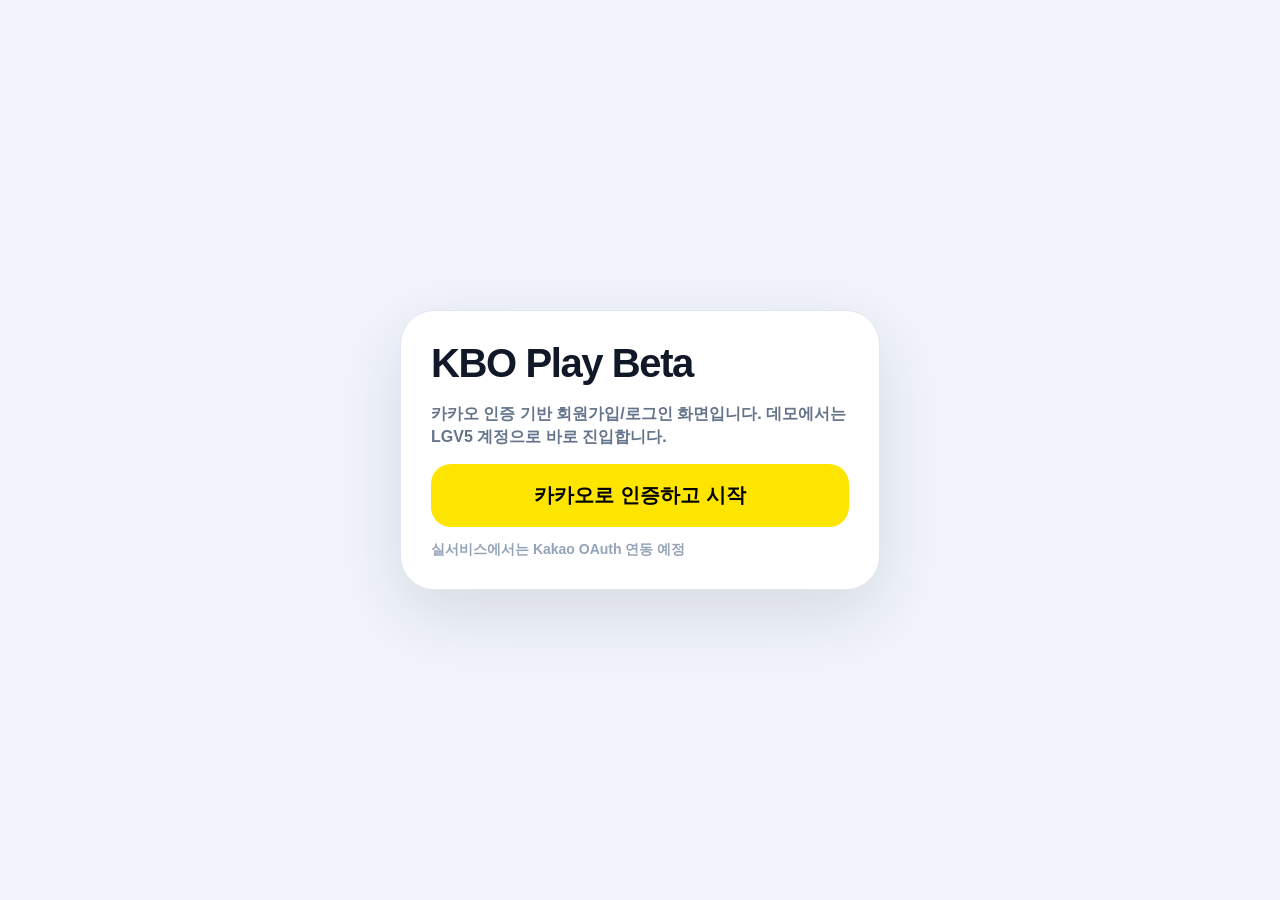
<file: auth.html>
<!doctype html><html lang="ko"><head><meta charset="utf-8"><meta name="viewport" content="width=device-width,initial-scale=1,viewport-fit=cover"><title>KBO Play Beta Login</title><style>*{box-sizing:border-box}body{margin:0;font-family:-apple-system,BlinkMacSystemFont,'Segoe UI',Pretendard,sans-serif;background:#f1f5fb;color:#111827;font-weight:850}.wrap{min-height:100vh;display:grid;place-items:center;padding:24px}.card{width:min(480px,100%);background:#fff;border:1px solid #dfe7f2;border-radius:34px;padding:30px;box-shadow:0 24px 70px rgba(15,23,42,.12)}h1{margin:0;font-size:40px;letter-spacing:-1.4px}p{color:#64748b;line-height:1.45}.kakao{width:100%;border:0;border-radius:20px;background:#fee500;padding:18px;font-size:20px;font-weight:950;cursor:pointer}.small{font-size:14px;color:#94a3b8;margin-top:14px}</style></head><body><div class="wrap"><main class="card"><h1>KBO Play Beta</h1><p>카카오 인증 기반 회원가입/로그인 화면입니다. 데모에서는 LGV5 계정으로 바로 진입합니다.</p><button class="kakao" onclick="location.href='app.html'">카카오로 인증하고 시작</button><div class="small">실서비스에서는 Kakao OAuth 연동 예정</div></main></div></body></html>
</file>
<file: admin/assets/admin.css>
:root{--navy:#111827;--blue:#2563eb;--bg:#f4f6f9;--line:#e5e7eb;--text:#111827;--muted:#6b7280;font-family:Inter,Pretendard,-apple-system,BlinkMacSystemFont,"Segoe UI",sans-serif}*{box-sizing:border-box}body{margin:0;background:var(--bg);color:var(--text)}button,input,select,textarea{font:inherit}button{cursor:pointer}.app-shell{min-height:100vh;display:flex}.sidebar{position:fixed;inset:0 auto 0 0;width:250px;background:linear-gradient(180deg,var(--navy),#0b1220);color:#fff;display:flex;flex-direction:column;z-index:20}.brand{height:82px;padding:20px 22px;display:flex;gap:12px;align-items:center;border-bottom:1px solid rgba(255,255,255,.08)}.brand-mark{width:38px;height:38px;border-radius:12px;background:#fff;color:var(--navy);font-weight:900;font-size:22px;display:grid;place-items:center}.brand strong{display:block;font-size:15px;letter-spacing:.06em}.brand span{display:block;margin-top:3px;font-size:10px;color:#94a3b8;letter-spacing:.1em}.nav{padding:18px 12px;display:flex;flex-direction:column;gap:5px}.nav-item{border:0;background:transparent;color:#b7c0cf;padding:12px 14px;border-radius:9px;display:flex;gap:11px;align-items:center;text-align:left;font-size:14px}.nav-item:hover{background:rgba(255,255,255,.06);color:#fff}.nav-item.active{background:#fff;color:#111827;font-weight:700;box-shadow:0 8px 20px rgba(0,0,0,.14)}.nav-icon{font-size:16px;width:20px;text-align:center}.nav-divider{height:1px;background:rgba(255,255,255,.08);margin:10px 5px}.sidebar-footer{margin-top:auto;padding:16px;border-top:1px solid rgba(255,255,255,.08)}.profile-mini{display:flex;gap:10px;align-items:center}.avatar{width:36px;height:36px;border-radius:50%;display:grid;place-items:center;background:#2563eb;color:#fff;font-weight:800}.profile-mini strong{display:block;font-size:13px}.profile-mini span{font-size:10px;color:#94a3b8}.main{margin-left:250px;width:calc(100% - 250px)}.topbar{height:82px;background:#fff;border-bottom:1px solid var(--line);padding:0 30px;display:flex;align-items:center;justify-content:space-between;position:sticky;top:0;z-index:10}.topbar-left{display:flex;align-items:center;gap:14px}.topbar h1{font-size:21px;margin:0 0 5px}.topbar p{margin:0;color:var(--muted);font-size:12px}.topbar-right{display:flex;align-items:center;gap:9px}.front-link{color:#334155;text-decoration:none;font-size:12px;padding:9px 12px;border:1px solid var(--line);border-radius:8px}.icon-button,.profile-button,.mobile-menu{border:1px solid var(--line);background:#fff;border-radius:8px;height:38px}.icon-button{width:38px}.profile-button{display:flex;align-items:center;gap:8px;padding:0 10px}.avatar.small{width:26px;height:26px;font-size:11px}.chevron{color:var(--muted)}.mobile-menu{display:none;width:38px}.content{padding:26px 30px 50px}.page{display:none}.page.active{display:block}.summary-grid{display:grid;grid-template-columns:repeat(4,minmax(0,1fr));gap:16px;margin-bottom:18px}.summary-card{background:#fff;border:1px solid var(--line);border-radius:13px;padding:19px 20px;box-shadow:0 2px 8px rgba(15,23,42,.03)}.summary-card span{font-size:12px;color:var(--muted)}.summary-card strong{display:block;font-size:30px;margin:10px 0 6px}.summary-card small{color:#9ca3af}.panel{background:#fff;border:1px solid var(--line);border-radius:13px;box-shadow:0 2px 10px rgba(15,23,42,.03);overflow:hidden}.panel-head{padding:20px 22px;display:flex;justify-content:space-between;gap:20px;align-items:center;border-bottom:1px solid var(--line)}.panel-head h2,.settings-panel h2{margin:0 0 5px;font-size:17px}.panel-head p{margin:0;color:var(--muted);font-size:12px}.primary-button,.secondary-button{border-radius:8px;padding:10px 15px;border:1px solid transparent;font-size:13px;font-weight:700}.primary-button{background:var(--blue);color:#fff}.secondary-button{background:#fff;border-color:var(--line);color:#374151}.toolbar{display:flex;gap:9px;padding:15px 22px;border-bottom:1px solid var(--line);background:#fafbfc}.search-box{border:1px solid var(--line);background:#fff;border-radius:8px;height:39px;display:flex;align-items:center;gap:8px;padding:0 11px;min-width:300px;flex:1}.search-box input{border:0;outline:0;width:100%;font-size:13px}select,input,textarea{border:1px solid var(--line);border-radius:8px;padding:9px 11px;background:#fff;outline:none}.table-wrap{overflow:auto}table{width:100%;border-collapse:collapse;font-size:13px}th{background:#f8fafc;color:#64748b;text-align:left;font-size:11px;padding:12px 16px;border-bottom:1px solid var(--line);white-space:nowrap}td{padding:14px 16px;border-bottom:1px solid #eef0f3;white-space:nowrap}tbody tr:hover{background:#fafcff}.user-name strong{display:block}.user-name span{font-size:11px;color:var(--muted)}.status-badge{display:inline-flex;align-items:center;border-radius:999px;padding:4px 9px;font-size:10px;font-weight:800;background:#f1f5f9;color:#475569}.status-badge.active{background:#dcfce7;color:#15803d}.status-badge.inactive{background:#f3f4f6;color:#6b7280}.status-badge.locked{background:#fee2e2;color:#b91c1c}.status-badge.purple{background:#ede9fe;color:#6d28d9}.status-badge.draft{background:#fef3c7;color:#b45309}.more-button{border:0;background:transparent;color:#64748b;font-size:20px}.pagination{padding:16px 20px;display:flex;justify-content:center;gap:5px}.pagination button{width:32px;height:32px;border:1px solid var(--line);background:#fff;border-radius:7px}.pagination button.active{background:var(--navy);color:#fff}.mission-grid{padding:20px 22px;display:grid;grid-template-columns:repeat(3,minmax(0,1fr));gap:13px}.mission-card{border:1px solid var(--line);border-radius:11px;padding:16px}.mission-card-head{display:flex;justify-content:space-between}.mission-card h3{margin:8px 0 6px;font-size:14px}.mission-card p{margin:0;color:var(--muted);font-size:11px}.mission-meta{display:flex;gap:6px;flex-wrap:wrap;margin-top:13px}.tag{background:#f1f5f9;color:#475569;border-radius:6px;padding:4px 7px;font-size:10px}.game-selector{padding:20px 22px;border-bottom:1px solid var(--line);background:#fafbfc}.date-selector{display:flex;align-items:center;justify-content:center;gap:20px;margin-bottom:14px}.date-selector button{border:0;background:transparent;font-size:20px}.game-list{display:grid;grid-template-columns:repeat(3,minmax(0,1fr));gap:10px}.game-card{text-align:left;background:#fff;border:1px solid var(--line);border-radius:10px;padding:13px 15px}.game-card.selected{border:2px solid var(--blue);background:#eff6ff}.game-card .game-time{display:block;color:var(--muted);font-size:10px}.game-card strong{display:block;margin:7px 0;font-size:14px}.game-card em{font-style:normal;color:#94a3b8;margin:0 6px}.game-card small{color:#64748b}.split-layout{display:grid;grid-template-columns:360px 1fr;min-height:520px}.mission-pool{padding:20px;border-right:1px solid var(--line);background:#fbfcfd}.mission-pool h3,.bingo-editor h3{margin:0 0 13px;font-size:14px}.mission-pool .search-box{min-width:0;margin-bottom:12px}.pool-item{background:#fff;border:1px solid var(--line);border-radius:9px;padding:12px;margin-bottom:8px;display:flex;align-items:center;justify-content:space-between;gap:10px}.pool-item strong{font-size:12px}.pool-item span{font-size:10px;color:var(--muted)}.pool-item button{border:0;background:#eff6ff;color:#2563eb;border-radius:6px;width:27px;height:27px}.bingo-editor{padding:20px 25px}.bingo-head{display:flex;align-items:start;justify-content:space-between}.bingo-head p{margin:-7px 0 16px;color:var(--muted);font-size:11px}.bingo-grid{display:grid;grid-template-columns:repeat(3,1fr);gap:10px;max-width:650px}.bingo-cell{min-height:112px;border:1px dashed #cbd5e1;border-radius:10px;padding:13px;background:#fff;display:flex;flex-direction:column;justify-content:space-between}.bingo-cell .number{font-size:10px;color:#94a3b8}.bingo-cell strong{font-size:12px;line-height:1.5}.bingo-cell small{font-size:10px;color:#64748b}.panel-actions{display:flex;justify-content:flex-end;gap:8px;margin-top:18px;max-width:650px}.empty-state{background:#fff;border:1px solid var(--line);border-radius:13px;min-height:500px;display:grid;place-content:center;text-align:center}.empty-icon{font-size:44px}.empty-state h2{margin:13px 0 7px}.empty-state p{color:var(--muted);font-size:13px}.empty-state span{color:#94a3b8;font-size:11px}.settings-panel{padding:24px}.setting-row{display:flex;align-items:center;justify-content:space-between;padding:19px 0;border-bottom:1px solid var(--line)}.setting-row strong{font-size:14px}.setting-row p{margin:5px 0 0;color:var(--muted);font-size:12px}.switch input{display:none}.switch span{display:block;width:43px;height:24px;background:#cbd5e1;border-radius:999px;position:relative}.switch span:after{content:"";position:absolute;width:18px;height:18px;background:#fff;border-radius:50%;top:3px;left:3px;transition:.2s}.switch input:checked+span{background:#2563eb}.switch input:checked+span:after{left:22px}.modal{display:none;position:fixed;inset:0;z-index:100}.modal.open{display:block}.modal-backdrop{position:absolute;inset:0;background:rgba(15,23,42,.55)}.modal-card{position:relative;background:#fff;width:min(560px,calc(100% - 30px));margin:7vh auto;border-radius:14px;box-shadow:0 30px 80px rgba(0,0,0,.25);overflow:hidden}.modal-card.large{width:min(720px,calc(100% - 30px))}.modal-head{display:flex;justify-content:space-between;align-items:start;padding:20px 22px;border-bottom:1px solid var(--line)}.modal-head h2{font-size:17px;margin:0 0 5px}.modal-head p{font-size:11px;color:var(--muted);margin:0}.modal-head button{border:0;background:transparent;font-size:24px;color:#64748b}.modal form{padding:20px 22px}.form-grid{display:grid;grid-template-columns:1fr 1fr;gap:15px}.form-grid label{display:flex;flex-direction:column;gap:7px}.form-grid label span{font-size:11px;font-weight:700;color:#475569}.form-grid .full{grid-column:1/-1}.modal-actions{display:flex;justify-content:flex-end;gap:8px;margin-top:20px}.toast{position:fixed;right:25px;bottom:25px;background:#111827;color:#fff;padding:12px 16px;border-radius:9px;font-size:12px;opacity:0;transform:translateY(15px);transition:.25s;z-index:200}.toast.show{opacity:1;transform:translateY(0)}@media(max-width:1100px){.summary-grid{grid-template-columns:repeat(2,1fr)}.mission-grid{grid-template-columns:repeat(2,1fr)}.split-layout{grid-template-columns:300px 1fr}}@media(max-width:820px){.sidebar{transform:translateX(-100%);transition:.25s}.sidebar.open{transform:translateX(0)}.main{margin-left:0;width:100%}.mobile-menu{display:block}.topbar{padding:0 16px}.topbar-right .front-link,.profile-button span:not(.avatar){display:none}.content{padding:18px 14px}.summary-grid{grid-template-columns:1fr 1fr}.mission-grid,.game-list{grid-template-columns:1fr}.split-layout{grid-template-columns:1fr}.mission-pool{border-right:0;border-bottom:1px solid var(--line)}.toolbar{flex-wrap:wrap}.search-box{min-width:100%}.form-grid{grid-template-columns:1fr}.form-grid .full{grid-column:auto}}
</file>
<file: assets/live-api.css>
/* Spotistics 승부 예측 · PC/Mobile 반응형 */
.api-live-card{
  margin:0 0 18px;padding:24px;border:1px solid color-mix(in srgb,var(--primary) 24%,var(--line));
  border-radius:28px;background:linear-gradient(135deg,color-mix(in srgb,var(--primary) 6%,#fff),#fff);
  box-shadow:var(--shadow);overflow:hidden
}
.api-live-head{display:flex;justify-content:space-between;align-items:flex-start;gap:14px;margin-bottom:20px}
.api-live-title h2{margin:0;font-size:26px;letter-spacing:-.7px}.api-live-title p{margin:5px 0 0;color:var(--muted);font-size:14px}
.api-live-badge{display:inline-flex;align-items:center;gap:6px;padding:8px 11px;border-radius:999px;background:#fff;border:1px solid var(--line);font-size:12px;color:var(--muted);white-space:nowrap}
.api-live-badge::before{content:"";width:8px;height:8px;border-radius:50%;background:#94a3b8}.api-live-badge.is-live::before{background:#16a34a;box-shadow:0 0 0 5px rgba(22,163,74,.12)}
.api-match-prediction{display:grid;grid-template-columns:minmax(150px,1fr) minmax(180px,.8fr) minmax(150px,1fr);align-items:center;gap:20px;padding:10px 8px 18px}
.api-prediction-team{display:flex;flex-direction:column;align-items:center;text-align:center;min-width:0}.api-prediction-logo{width:108px;height:82px;display:grid;place-items:center}.api-prediction-logo .api-team-logo{width:100%;height:100%;object-fit:contain}
.api-prediction-team strong{font-size:19px;margin-top:8px}.api-prediction-team b{font-size:28px;margin-top:4px;color:var(--primary)}
.api-expected-score{text-align:center}.api-expected-score span{display:block;color:var(--muted);font-size:14px;font-weight:800}.api-expected-score strong{display:block;margin-top:8px;font-size:36px;letter-spacing:-1px}.api-expected-score em{font-style:normal;color:var(--muted);margin:0 8px}
.api-prob-label{font-size:13px;font-weight:900;color:var(--muted);margin:0 0 7px}.api-prob-track{display:flex;overflow:hidden;border-radius:999px;background:#e8eef7;border:1px solid var(--line)}
.api-prob-track-large{height:48px}.api-prob-away,.api-prob-home{height:100%;transition:width .35s ease;display:flex;align-items:center}.api-prob-away{background:color-mix(in srgb,var(--primary) 55%,#64748b);justify-content:flex-start}.api-prob-home{background:var(--primary);justify-content:flex-end}.api-prob-away span,.api-prob-home span{padding:0 16px;color:#fff;font-size:22px;font-weight:950;white-space:nowrap}
.api-winner-strip{display:flex;flex-wrap:wrap;gap:8px;margin-top:12px}.api-detail-badge{display:inline-flex;align-items:center;padding:6px 10px;border-radius:999px;background:color-mix(in srgb,var(--primary) 10%,#fff);color:var(--primary);font-size:12px;font-weight:900;border:1px solid color-mix(in srgb,var(--primary) 16%,var(--line))}.api-detail-badge.is-neutral{color:var(--muted);background:#f6f8fb;border-color:var(--line)}
.api-prediction-detail,.api-prediction-starters{margin-top:20px;padding-top:20px;border-top:1px solid var(--line)}.api-detail-title-row{display:flex;justify-content:space-between;align-items:center;gap:12px;margin-bottom:12px}.api-detail-title-row h3{margin:0;font-size:18px}.api-detail-title-row>span{font-size:12px;color:var(--muted)}
.api-detail-grid{display:grid;grid-template-columns:repeat(2,minmax(0,1fr));gap:12px}.api-detail-item{padding:16px;border:1px solid var(--line);border-radius:18px;background:color-mix(in srgb,var(--primary) 3%,#fff)}.api-detail-item-head{display:flex;justify-content:space-between;align-items:center;gap:8px;margin-bottom:9px}.api-detail-item-head strong{display:flex;align-items:center;gap:7px;font-size:15px}.api-detail-item p{margin:0;color:var(--text);font-size:14px;line-height:1.65;word-break:keep-all}
.api-full-commentary{margin-top:12px;border:1px solid var(--line);border-radius:16px;background:#fff}.api-full-commentary summary{cursor:pointer;padding:13px 15px;font-weight:900;font-size:13px;color:var(--primary)}.api-full-commentary p{margin:0;padding:0 15px 15px;color:var(--text);font-size:14px;line-height:1.7}
.api-prediction-starter-grid{display:grid;grid-template-columns:repeat(2,minmax(0,1fr));gap:12px}.api-prediction-starter-grid .api-starter-card{justify-content:center;padding:13px}.api-prediction-starter-grid .api-starter-photo{width:58px;height:58px;flex-basis:58px}
.api-live-foot{display:flex;justify-content:space-between;gap:12px;align-items:center;margin-top:18px;color:var(--muted);font-size:13px}.api-refresh{border:0;background:transparent;color:var(--primary);font-weight:950;padding:4px 0}.api-error{padding:13px 15px;border-radius:16px;background:#fff7ed;color:#9a3412;border:1px solid #fed7aa;font-size:14px;line-height:1.45}
.game.api-loading{opacity:.78}.game .api-score{font-size:24px;color:var(--primary);margin:0 6px}.game .api-state{display:inline-flex;margin-left:8px;padding:4px 8px;border-radius:999px;background:color-mix(in srgb,var(--primary) 10%,#fff);color:var(--primary);font-size:12px;vertical-align:middle}
.api-logo-box{display:grid;place-items:center;overflow:hidden;background:#fff}.api-team-logo{width:72%;height:72%;object-fit:contain;display:block}.api-logo-fallback{display:grid;place-items:center;width:100%;height:100%;font-size:30px}
.api-starter-row{display:flex;gap:12px;flex-wrap:wrap;margin-top:12px}.api-starter-card{display:flex;align-items:center;gap:10px;padding:9px 12px;border:1px solid var(--line);border-radius:16px;background:rgba(255,255,255,.82)}.api-starter-photo{width:42px;height:42px;border-radius:50%;overflow:hidden;background:#eef3fb;display:grid;place-items:center;flex:0 0 42px}.api-starter-photo img{width:100%;height:100%;object-fit:cover;display:block}.api-player-fallback{width:100%;height:100%;place-items:center;font-size:20px}.api-starter-card small{display:block;color:var(--muted);font-size:11px;margin-bottom:2px}.api-starter-card strong{display:block;font-size:14px}
@media(max-width:700px){
  .api-live-card{padding:17px 14px;border-radius:22px}.api-live-head{align-items:center;margin-bottom:14px}.api-live-title h2{font-size:21px}.api-live-title p{font-size:12px}.api-live-badge{padding:6px 8px;font-size:10px}
  .api-match-prediction{grid-template-columns:1fr auto 1fr;gap:8px;padding:4px 0 14px}.api-prediction-logo{width:66px;height:54px}.api-prediction-team strong{font-size:14px;max-width:100%;overflow:hidden;text-overflow:ellipsis;white-space:nowrap}.api-prediction-team b{font-size:22px}.api-expected-score span{font-size:11px}.api-expected-score strong{font-size:23px}.api-expected-score em{margin:0 3px}
  .api-prob-track-large{height:40px}.api-prob-away span,.api-prob-home span{padding:0 9px;font-size:17px}.api-winner-strip{gap:6px}.api-detail-badge{font-size:10px;padding:5px 8px}
  .api-detail-grid{grid-template-columns:1fr;gap:9px}.api-detail-item{padding:13px;border-radius:15px}.api-detail-item p{font-size:13px;line-height:1.6}.api-detail-title-row h3{font-size:16px}.api-detail-title-row>span{display:none}
  .api-prediction-starter-grid,.api-starter-row{grid-template-columns:1fr 1fr;display:grid;gap:8px}.api-prediction-starter-grid .api-starter-card{padding:9px;justify-content:flex-start}.api-prediction-starter-grid .api-starter-photo{width:42px;height:42px;flex-basis:42px}.api-starter-card{padding:8px 9px;min-width:0}.api-starter-card strong{font-size:12px;white-space:nowrap;overflow:hidden;text-overflow:ellipsis;max-width:90px}.api-live-foot{align-items:flex-start;flex-direction:column;font-size:11px}
}
@media(max-width:380px){.api-live-card{padding-left:11px;padding-right:11px}.api-prediction-logo{width:56px;height:46px}.api-prediction-team b{font-size:19px}.api-expected-score strong{font-size:20px}.api-prob-away span,.api-prob-home span{font-size:15px;padding:0 7px}}

/* Play / Play+ 승부 예측 노출 정책 */
.api-detail-toggle{
  width:100%;margin-top:16px;padding:13px 16px;border:1px solid color-mix(in srgb,var(--primary) 22%,var(--line));
  border-radius:16px;background:color-mix(in srgb,var(--primary) 6%,#fff);color:var(--primary);
  font-size:14px;font-weight:950;cursor:pointer;transition:.18s ease
}
.api-detail-toggle:hover{background:color-mix(in srgb,var(--primary) 10%,#fff)}
.api-detail-content[hidden]{display:none!important}
.mode-play .api-detail-toggle,.mode-play .api-detail-content{display:none!important}

.api-bingo-prediction{
  margin:4px 0 16px;padding:15px 16px;border:1px solid color-mix(in srgb,var(--primary) 18%,var(--line));
  border-radius:18px;background:linear-gradient(135deg,color-mix(in srgb,var(--primary) 5%,#fff),#fff)
}
.api-bingo-prediction-head{display:flex;justify-content:space-between;align-items:center;gap:12px;margin-bottom:10px}
.api-bingo-prediction-head strong{display:block;font-size:15px}.api-bingo-prediction-head span{display:block;margin-top:2px;color:var(--muted);font-size:12px}
.api-bingo-prediction-head>b{font-size:13px;color:var(--primary);white-space:nowrap}
.api-bingo-prob-row{display:grid;grid-template-columns:auto minmax(100px,1fr) auto;align-items:center;gap:10px;font-size:12px;color:var(--muted)}
.api-bingo-prob-row>span{white-space:nowrap}.api-bingo-prob-row b{color:var(--text);font-size:13px}
.api-bingo-prob-track{display:flex;height:12px;overflow:hidden;border-radius:999px;background:#e8eef7}
.api-bingo-prob-track i{display:block;height:100%}.api-bingo-prob-away{background:color-mix(in srgb,var(--primary) 55%,#64748b)}.api-bingo-prob-home{background:var(--primary)}
.api-bingo-plus-hint{display:none;margin-top:12px;padding:11px 12px;border-radius:14px;background:color-mix(in srgb,var(--primary) 7%,#fff);border:1px solid color-mix(in srgb,var(--primary) 14%,var(--line))}
.api-bingo-prediction.is-plus .api-bingo-plus-hint{display:block}.api-bingo-plus-hint strong{font-size:12px;color:var(--primary)}.api-bingo-plus-hint p{margin:4px 0 0;font-size:12px;line-height:1.5;color:var(--text)}

@media(max-width:700px){
  .api-detail-toggle{padding:12px 13px;font-size:13px}
  .api-bingo-prediction{padding:13px 12px;border-radius:16px;margin-bottom:13px}
  .api-bingo-prediction-head{align-items:flex-start}.api-bingo-prediction-head strong{font-size:14px}.api-bingo-prediction-head>b{font-size:12px}
  .api-bingo-prob-row{grid-template-columns:1fr;gap:6px}.api-bingo-prob-row>span{display:flex;justify-content:space-between}.api-bingo-prob-row>span:last-child{flex-direction:row-reverse}
  .api-bingo-prob-track{height:10px;grid-row:2}
}
</file>
<file: assets/service-structure.css>
/* v31.2 Service Structure: user -> integrated game prediction -> participation */
.my-status-card{
  margin:28px auto 18px;
  max-width:1180px;
  border:1px solid var(--primary-line);
  background:var(--card-gradient);
  border-radius:30px;
  padding:22px 26px;
  display:grid;
  grid-template-columns:minmax(0,1fr) repeat(3,minmax(130px,170px));
  gap:14px;
  align-items:center;
  box-shadow:0 14px 34px var(--primary-glow);
}
.my-status-main{min-width:0}
.my-status-eyebrow{display:block;color:var(--primary);font-size:13px;font-weight:950;letter-spacing:.08em}
.my-status-main h2{margin:5px 0 3px;font-size:28px}
.my-status-main p{margin:0;color:var(--muted);font-weight:750}
.my-status-stat{
  min-width:0;border:1px solid var(--line);background:#fff;border-radius:20px;
  padding:14px 16px;text-align:center
}
.my-status-stat b{display:block;color:var(--primary);font-size:24px;line-height:1.1}
.my-status-stat span{display:block;margin-top:5px;color:var(--muted);font-size:13px;font-weight:850}

/* 오늘의 경기 정보는 승부 예측 카드에 통합 */
.game{display:none!important}

#home .home-grid{display:none!important}
#home{min-height:420px}
#home .api-live-card{margin-top:0}
.home-action-card{
  border:1px solid var(--line);background:#fff;border-radius:28px;padding:22px;
  margin-top:18px;box-shadow:0 12px 30px rgba(15,23,42,.06)
}
.home-action-head{display:flex;justify-content:space-between;gap:16px;align-items:flex-end;margin-bottom:15px}
.home-action-head h2{margin:0;font-size:24px}
.home-action-head p{margin:5px 0 0;color:var(--muted);font-weight:750}
.home-action-grid{display:grid;grid-template-columns:1fr 1fr;gap:12px}
.home-action{
  border:1px solid var(--primary-line);background:var(--primary-soft-2);
  border-radius:22px;padding:18px;text-align:left;cursor:pointer
}
.home-action:hover{transform:translateY(-1px);box-shadow:0 10px 24px var(--primary-glow)}
.home-action span{font-size:28px;display:block}
.home-action b{display:block;font-size:20px;margin-top:8px}
.home-action small{display:block;color:var(--muted);margin-top:4px;font-weight:750}


.mode-play #categoryTabs .category-tab:nth-child(4),
.mode-play #categoryTabsSheet .category-tab:nth-child(4){display:none!important}

#bingo .api-bingo-prediction{margin-bottom:16px}
#bingo .actions .play-hidden:first-child{background:linear-gradient(135deg,var(--primary),var(--primary-dark))}
.panel-context-header{display:none}

body:not(.home-active) .my-status-card,
body:not(.home-active) .game{display:none!important}

@media(max-width:980px){
  .my-status-card{
    margin:16px 16px 12px;grid-template-columns:1fr 1fr;padding:18px;border-radius:25px
  }
  .my-status-main{grid-column:1/-1}
  .my-status-stat:last-child{grid-column:1/-1}
  .home-action-grid{grid-template-columns:1fr 1fr}
}
@media(max-width:520px){
  .my-status-card{grid-template-columns:1fr 1fr;gap:9px}
  .my-status-main h2{font-size:24px}
  .my-status-stat{padding:12px 8px}
  .my-status-stat b{font-size:20px}
  .home-action-grid{grid-template-columns:1fr}
  .home-action-card{padding:18px;border-radius:24px}
}
</file>
<file: assets/hero-horror-api.css>
.hh-api-root{padding-bottom:120px}.hh-api-root *{box-sizing:border-box}.hh-loading-card,.hh-error-card{min-height:290px}.hh-skeleton{height:180px;margin-top:24px;border-radius:24px;background:linear-gradient(90deg,#edf2f8 25%,#fafcff 50%,#edf2f8 75%);background-size:200% 100%;animation:hhShimmer 1.4s infinite}@keyframes hhShimmer{to{background-position:-200% 0}}.hh-error-card button{margin-top:18px;border:0;border-radius:14px;background:var(--primary);color:#fff;font-weight:900;padding:12px 20px}.hh-hero-header{margin-bottom:20px}.hh-header-row{display:flex;justify-content:space-between;align-items:flex-start;gap:20px}.hh-header-row small,.hh-section-title small{display:block;color:var(--primary);font-size:11px;font-weight:950;letter-spacing:.12em}.hh-header-row h2{font-size:38px;margin:5px 0 8px}.hh-header-row p{margin:0;color:#334155;font-size:17px}.hh-header-row>div>span{display:block;margin-top:8px;color:#64748b}.hh-api-live{display:flex;align-items:center;gap:7px;flex:none;border-radius:999px;background:#eef4ff;color:#1d4ed8;padding:10px 14px;font-size:12px;font-weight:950}.hh-api-live i{width:8px;height:8px;border-radius:50%;background:#22c55e;box-shadow:0 0 0 4px #dcfce7}.hh-ai-grid{display:grid;grid-template-columns:1fr 1fr;gap:16px;margin-top:24px}.hh-ai-card{position:relative;overflow:hidden;padding:20px;border:1px solid #dbeafe;border-radius:24px;background:linear-gradient(135deg,#fff 0%,#eff6ff 100%)}.hh-ai-card.horror{border-color:#fecdd3;background:linear-gradient(135deg,#fff 0%,#fff1f2 100%)}.hh-ai-kicker{color:#2563eb;font-size:11px;font-weight:950;letter-spacing:.12em}.hh-ai-card.horror .hh-ai-kicker{color:#e11d48}.hh-ai-content{display:grid;grid-template-columns:68px 1fr auto;align-items:center;gap:14px;margin-top:13px}.hh-ai-photo{width:68px;height:68px;border-radius:18px;background:#fff}.hh-ai-person b{display:block;font-size:21px}.hh-ai-person span{display:block;margin-top:3px;color:#64748b;font-size:13px}.hh-ai-score{text-align:right}.hh-ai-score small{display:block;color:#64748b;font-size:10px;font-weight:900}.hh-ai-score strong{font-size:30px;color:#2563eb}.hh-ai-card.horror .hh-ai-score strong{color:#e11d48}.hh-reason-list{display:flex;flex-wrap:wrap;gap:7px;margin:14px 0}.hh-reason-list span{padding:7px 9px;border-radius:9px;background:rgba(255,255,255,.8);color:#475569;font-size:12px}.hh-ai-pick-btn{width:100%;border:0;border-radius:13px;padding:11px;font-weight:950;color:#fff;background:#2563eb}.hh-ai-pick-btn.horror{background:#e11d48}.hh-image-shell{position:relative;display:flex;align-items:flex-end;justify-content:center;overflow:hidden}.hh-image-shell img{position:relative;z-index:2;width:100%;height:100%;object-fit:contain;object-position:center bottom}.hh-image-fallback{position:absolute;inset:0;display:flex;align-items:center;justify-content:center;color:#94a3b8;font-size:26px;font-weight:950}.hh-image-shell:not(.image-error) .hh-image-fallback{visibility:hidden}.hh-starter-section,.hh-candidate-section{margin-top:22px}.hh-section-title{display:flex;align-items:flex-end;justify-content:space-between;gap:16px;margin:0 2px 13px}.hh-section-title h3{margin:4px 0 0;font-size:25px}.hh-section-title>span{color:#64748b;font-size:13px}.hh-starter-matchup{display:grid;grid-template-columns:1fr auto 1fr;align-items:center;gap:18px;padding:18px;border:1px solid #e2e8f0;border-radius:24px;background:#fff;box-shadow:0 8px 26px rgba(15,23,42,.05)}.hh-starter-matchup>strong{color:#94a3b8;font-size:15px}.hh-starter-player{display:flex;align-items:center;gap:14px;min-width:0}.hh-starter-player:nth-child(3){justify-content:flex-end;text-align:right}.hh-starter-photo{width:78px;height:78px;flex:none;border-radius:20px;background:linear-gradient(180deg,#eef4ff,#f8fafc)}.hh-starter-player small,.hh-starter-player b,.hh-starter-player span{display:block}.hh-starter-player small{color:#64748b}.hh-starter-player b{font-size:20px}.hh-starter-player span{margin-top:3px;color:#475569;font-size:12px}.hh-filter-row{display:flex;justify-content:space-between;gap:16px;margin:0 0 16px}.hh-filter-group{display:flex;gap:8px;overflow-x:auto}.hh-filter-group button{white-space:nowrap;border:1px solid #dbe3ee;background:#fff;color:#64748b;border-radius:999px;padding:10px 15px;font-weight:900}.hh-filter-group button.active{border-color:var(--primary);background:var(--primary);color:#fff}.hh-player-grid{display:grid;grid-template-columns:repeat(3,minmax(0,1fr));gap:16px}.hh-player-card{display:grid;grid-template-columns:126px 1fr;min-width:0;overflow:hidden;border:1px solid #e2e8f0;border-radius:24px;background:#fff;box-shadow:0 10px 30px rgba(15,23,42,.06)}.hh-player-card.is-hero{border-color:#f59e0b;box-shadow:0 0 0 3px #fef3c7}.hh-player-card.is-horror{border-color:#e11d48;box-shadow:0 0 0 3px #ffe4e6}.hh-card-photo{position:relative;min-height:224px;background:linear-gradient(180deg,#eef4ff,#f1f5f9)}.hh-card-photo>.hh-image-shell{width:100%;height:100%}.hh-starter-badge{position:absolute;z-index:5;left:9px;top:9px;border-radius:999px;background:#172033;color:#fff;padding:6px 9px;font-size:10px;font-weight:950}.hh-card-body{min-width:0;padding:15px}.hh-player-title{display:flex;justify-content:space-between;align-items:flex-start;gap:8px}.hh-player-title b{display:block;font-size:19px}.hh-player-title span{display:block;margin-top:3px;color:#64748b;font-size:11px}.hh-trend{flex:none;border-radius:999px;padding:5px 8px;font-size:10px;font-style:normal;font-weight:950}.hh-trend.hot,.hh-trend.hot2{background:#fff7ed;color:#ea580c}.hh-trend.cold{background:#eff6ff;color:#2563eb}.hh-trend.normal{background:#f1f5f9;color:#64748b}.hh-stat-grid{display:grid;grid-template-columns:repeat(4,1fr);gap:6px;margin:14px 0}.hh-stat-grid div{padding:8px 4px;border-radius:10px;background:#f8fafc;text-align:center}.hh-stat-grid small{display:block;color:#64748b;font-size:9px}.hh-stat-grid strong{display:block;margin-top:2px;font-size:14px}.hh-recent-line{min-height:17px;color:#475569;font-size:11px}.hh-card-actions{display:flex;gap:6px;margin-top:13px}.hh-card-actions button{flex:1;border:0;border-radius:11px;padding:10px 5px;font-weight:950}.hh-detail-btn{background:#f1f5f9;color:#475569}.hh-choice.hero{background:#fff7ed;color:#c2410c}.hh-choice.horror{background:#fff1f2;color:#be123c}.hh-choice.hero.active{background:#f59e0b;color:#fff}.hh-choice.horror.active{background:#e11d48;color:#fff}.hh-empty{grid-column:1/-1;padding:50px 20px;border:1px dashed #cbd5e1;border-radius:22px;color:#64748b;text-align:center}.hh-more{display:block;margin:22px auto;border:1px solid var(--primary-line);background:#fff;color:var(--primary);border-radius:999px;padding:12px 24px;font-weight:950}.hh-selection-bar{position:sticky;z-index:20;bottom:78px;display:grid;grid-template-columns:1fr 1fr auto;align-items:center;gap:16px;margin-top:22px;padding:14px 18px;border-radius:22px;background:rgba(15,23,42,.95);color:#fff;box-shadow:0 20px 55px rgba(15,23,42,.28);backdrop-filter:blur(12px)}.hh-selected small{display:block;color:#cbd5e1;font-size:11px}.hh-selected>b{font-size:17px}.hh-selected>div{display:flex;align-items:center;gap:8px}.hh-mini-photo{width:34px;height:34px;border-radius:9px;background:#fff}.hh-selection-bar button{border:0;border-radius:14px;background:var(--primary);color:#fff;padding:12px 18px;font-weight:950}.hh-selection-bar button:disabled{opacity:.42}.hh-detail-head{display:flex;align-items:center;gap:16px;margin-bottom:20px}.hh-detail-photo{width:90px;height:90px;border-radius:20px;background:#f1f5f9}.hh-detail-head h3{margin:0}.hh-detail-head p{margin:5px 0;color:#64748b}.hh-api-root h4{margin:20px 0 10px}@media(max-width:1100px){.hh-player-grid{grid-template-columns:repeat(2,minmax(0,1fr))}}@media(max-width:720px){.hh-api-root{padding-bottom:155px}.hh-header-row h2{font-size:32px}.hh-header-row p{font-size:15px}.hh-api-live{padding:9px 11px}.hh-ai-grid{grid-template-columns:1fr}.hh-ai-content{grid-template-columns:58px 1fr auto}.hh-ai-photo{width:58px;height:58px}.hh-filter-row{display:block}.hh-filter-group{margin-top:9px}.hh-player-grid{grid-template-columns:1fr}.hh-player-card{grid-template-columns:112px 1fr}.hh-card-photo{min-height:214px}.hh-stat-grid{grid-template-columns:repeat(2,1fr)}.hh-starter-matchup{grid-template-columns:1fr;gap:12px}.hh-starter-matchup>strong{text-align:center}.hh-starter-player:nth-child(3){justify-content:flex-start;text-align:left}.hh-selection-bar{bottom:72px;grid-template-columns:1fr 1fr;padding:12px}.hh-selection-bar>button{grid-column:1/-1;width:100%}}

/* v32.1 detail sheet and starter detail enhancements */
.hh-starter-player{width:100%;border:0;background:transparent;padding:0;color:inherit;font:inherit;cursor:pointer;text-align:left}.hh-starter-player:nth-child(3){text-align:right}.hh-starter-player em{display:inline-block;margin-top:7px;color:var(--primary);font-size:11px;font-style:normal;font-weight:950}.hh-starter-player:hover b,.hh-starter-player:focus-visible b{color:var(--primary)}.hh-starter-player:focus-visible{outline:3px solid color-mix(in srgb,var(--primary) 25%,transparent);outline-offset:6px;border-radius:18px}.hh-detail-grid{grid-template-columns:repeat(3,minmax(0,1fr))}.hh-detail-head small{display:block;margin-bottom:3px;color:var(--primary);font-weight:950}.hh-detail-loading{display:flex;align-items:center;justify-content:center;gap:12px;min-height:180px;border-radius:22px;background:#f8fafc;color:#475569}.hh-detail-loading span{width:24px;height:24px;border:3px solid #dbeafe;border-top-color:var(--primary);border-radius:50%;animation:hhSpin .8s linear infinite}@keyframes hhSpin{to{transform:rotate(360deg)}}.hh-split-list{display:grid;gap:14px}.hh-split-card{padding:16px;border:1px solid #dbe3ee;border-radius:22px;background:linear-gradient(135deg,#fff,#f8fbff)}.hh-split-card>div:first-child{display:flex;align-items:center;justify-content:space-between;gap:12px;margin-bottom:10px}.hh-split-card>div:first-child small{color:#64748b;font-weight:900}.hh-split-card>div:first-child strong{font-size:18px}.hh-split-card .newsgrid{margin-top:0}.hh-detail-ai span{display:inline-block;margin-top:6px;color:#6d28d9}.hh-detail-empty,.hh-detail-warning{margin-top:16px;padding:18px;border-radius:18px;background:#f8fafc;color:#64748b;text-align:center}.hh-detail-warning{background:#fff7ed;color:#9a3412}.hh-detail-warning small{display:inline-block;margin-top:5px;opacity:.8}
@media(max-width:720px){.hh-detail-grid{grid-template-columns:repeat(2,minmax(0,1fr))}.hh-starter-player:nth-child(3){text-align:left}.hh-starter-player em{font-size:10px}.hh-split-card .newsgrid{grid-template-columns:repeat(2,minmax(0,1fr))}}

/* v33 casting-first experience */
.hh-api-root{padding-bottom:112px}.hh-casting-header{display:flex;justify-content:space-between;gap:16px;align-items:flex-start;padding:22px 22px 14px}.hh-casting-header small,.hh-section-heading small{font-size:11px;font-weight:800;letter-spacing:.14em;color:#7758ff}.hh-casting-header h2{margin:6px 0 8px;font-size:clamp(24px,4vw,34px);line-height:1.15}.hh-casting-header p{margin:0;color:#677084}.hh-live-dot{display:flex;align-items:center;gap:7px;font-size:11px;font-weight:800;color:#4d5668;white-space:nowrap}.hh-live-dot i{width:8px;height:8px;border-radius:50%;background:#2ac769;box-shadow:0 0 0 5px rgba(42,199,105,.12)}
.hh-sticky-casting{position:sticky;top:8px;z-index:12;margin:0 14px 14px;display:grid;grid-template-columns:auto 1fr 1fr auto;gap:8px;align-items:center;padding:9px 10px;border:1px solid rgba(119,88,255,.18);border-radius:18px;background:rgba(255,255,255,.94);box-shadow:0 10px 28px rgba(32,40,65,.1);backdrop-filter:blur(14px)}.hh-sticky-casting>span{font-size:12px;font-weight:900;color:#555f72}.hh-cast-slot{min-width:0;display:flex;align-items:center;gap:6px;padding:5px 8px;border-radius:12px;background:#f4f6fa}.hh-cast-slot small{font-size:9px;font-weight:900}.hh-cast-slot.hero small{color:#246cff}.hh-cast-slot.horror small{color:#e84d65}.hh-cast-slot b{overflow:hidden;text-overflow:ellipsis;white-space:nowrap;font-size:12px}.hh-mini-photo{width:26px;height:26px;border-radius:9px}.hh-sticky-casting>button{border:0;border-radius:12px;padding:10px 12px;font-weight:800;background:#171b29;color:#fff}.hh-sticky-casting>button:disabled{opacity:.35}
.hh-view-tabs{display:grid;grid-template-columns:1fr 1fr;margin:0 14px 18px;padding:4px;border-radius:16px;background:#eef1f6}.hh-view-tabs button{border:0;border-radius:12px;padding:12px;background:transparent;font-weight:800;color:#7a8292}.hh-view-tabs button.active{background:#fff;color:#171b29;box-shadow:0 4px 14px rgba(30,40,70,.1)}
.hh-recommend-view,.hh-full-view{padding:0 14px 20px}.hh-casting-grid{display:grid;grid-template-columns:repeat(2,minmax(0,1fr));gap:16px}.hh-casting-card{position:relative;overflow:hidden;border:1px solid #e7e9f0;border-radius:26px;padding:18px;background:#fff;box-shadow:0 12px 34px rgba(31,43,77,.08)}.hh-casting-card.hero{border-color:rgba(48,110,255,.25)}.hh-casting-card.horror{border-color:rgba(232,77,101,.25)}.hh-card-glow{position:absolute;right:-50px;top:-70px;width:180px;height:180px;border-radius:50%;opacity:.12;pointer-events:none}.hero .hh-card-glow{background:#2f6eff}.horror .hh-card-glow{background:#e84d65}.hh-card-topline{position:relative;display:flex;justify-content:space-between;align-items:center;margin-bottom:12px;font-size:11px;font-weight:900;letter-spacing:.04em}.hero .hh-card-topline span{color:#246cff}.horror .hh-card-topline span{color:#d83b55}.hh-card-topline b{color:#8a91a0}.hh-casting-main{position:relative;width:100%;display:grid;grid-template-columns:150px 1fr;gap:16px;align-items:end;border:0;padding:0;background:transparent;text-align:left}.hh-casting-photo{height:184px;border-radius:22px;background:linear-gradient(180deg,#f3f5fb,#e9edf6)}.hh-casting-photo img{object-fit:contain;object-position:bottom}.hh-casting-copy small{color:#7b8394;font-size:12px}.hh-casting-copy h3{margin:6px 0 14px;font-size:28px}.hh-score-line{display:flex;flex-wrap:wrap;gap:7px}.hh-score-line strong,.hh-score-line span{display:inline-flex;padding:7px 10px;border-radius:999px;font-size:12px}.hero .hh-score-line strong{background:#eaf1ff;color:#246cff}.horror .hh-score-line strong{background:#fff0f2;color:#d83b55}.hh-score-line span{background:#f2f4f7;color:#50586a}.hh-story-points{display:grid;gap:7px;margin:16px 0}.hh-story-points span{position:relative;padding-left:18px;font-size:13px;color:#4e5769}.hh-story-points span:before{content:'✓';position:absolute;left:0;font-weight:900;color:#7758ff}.hh-carousel-controls{display:grid;grid-template-columns:38px 1fr 38px;align-items:center;gap:8px}.hh-carousel-controls button{height:34px;border:1px solid #e3e6ee;border-radius:11px;background:#fff;font-size:17px}.hh-carousel-controls div{display:flex;justify-content:center;gap:5px}.hh-carousel-controls i{width:6px;height:6px;border-radius:50%;background:#d5d9e2}.hh-carousel-controls i.active{width:18px;border-radius:999px;background:#7758ff}.hh-cast-button{width:100%;margin-top:13px;border:0;border-radius:14px;padding:13px;color:#fff;font-weight:900}.hh-cast-button.hero{background:#2f6eff}.hh-cast-button.horror{background:#df4a63}.hh-cast-button.active{background:#171b29}.hh-why-button{width:100%;border:0;background:transparent;padding:11px 0 0;color:#6a7282;font-size:12px;font-weight:700}
.hh-starter-showdown{margin-top:18px;border-radius:24px;padding:18px;background:linear-gradient(145deg,#162039,#202d4e);color:#fff}.hh-section-heading{display:flex;justify-content:space-between;gap:12px;align-items:end;margin:4px 0 13px}.hh-section-heading h3{margin:3px 0 0;font-size:19px}.hh-section-heading>span{font-size:12px;color:#8891a2}.hh-starter-showdown .hh-section-heading small{color:#8fb0ff}.hh-starter-showdown .hh-section-heading>span{color:#b9c4dd}.hh-starter-duel{display:grid;grid-template-columns:1fr 42px 1fr;align-items:center;gap:8px}.hh-starter-duel>strong{text-align:center;font-style:italic;color:#9eb6ff}.hh-starter-duel-player{display:grid;justify-items:center;border:0;border-radius:18px;padding:10px;background:rgba(255,255,255,.07);color:#fff}.hh-starter-photo{width:92px;height:92px;border-radius:50%;background:rgba(255,255,255,.1)}.hh-starter-duel-player small{margin-top:6px;color:#aeb9d2}.hh-starter-duel-player b{font-size:17px}.hh-starter-duel-player span,.hh-starter-duel-player em{font-size:11px;color:#d5dced;font-style:normal}.hh-duel-detail{display:block;margin:14px auto 0;border:1px solid rgba(255,255,255,.2);border-radius:999px;padding:9px 16px;background:transparent;color:#fff;font-weight:700}
.hh-team-chips{display:flex;gap:8px;overflow:auto;padding-bottom:12px}.hh-team-chips button{white-space:nowrap;border:1px solid #e1e5ed;border-radius:999px;padding:9px 13px;background:#fff;color:#6a7282;font-weight:700}.hh-team-chips button.active{background:#171b29;color:#fff;border-color:#171b29}.hh-compact-grid{display:grid;grid-template-columns:repeat(2,minmax(0,1fr));gap:12px}.hh-compact-player{overflow:hidden;border:1px solid #e5e8ef;border-radius:20px;background:#fff}.hh-player-open{width:100%;display:grid;grid-template-columns:104px 1fr;gap:10px;align-items:center;border:0;padding:10px;background:transparent;text-align:left}.hh-compact-photo{height:118px;border-radius:15px;background:#eef1f7}.hh-player-open small{font-size:10px;color:#808898}.hh-player-open h4{margin:4px 0 8px;font-size:18px}.hh-featured-stat{display:block;font-size:12px;color:#636c7d}.hh-featured-stat b{font-size:17px;color:#1d2330}.hh-compact-actions{display:grid;grid-template-columns:1fr 1fr;border-top:1px solid #edf0f4}.hh-compact-actions button{border:0;padding:11px;background:#fff;font-size:11px;font-weight:900}.hh-compact-actions .hero{color:#246cff}.hh-compact-actions .horror{color:#d83b55}.hh-compact-actions button+button{border-left:1px solid #edf0f4}.hh-compact-actions button.active{background:#171b29;color:#fff}.hh-pitcher-heading{margin-top:24px}.hh-more-casting{display:block;width:100%;margin-top:16px;border:1px solid #dfe3ec;border-radius:14px;padding:13px;background:#fff;font-weight:800}
.hh-detail-story{margin:12px 0 18px;padding:16px;border-radius:18px;background:#f5f2ff}.hh-detail-story>small{font-size:10px;font-weight:900;letter-spacing:.12em;color:#7758ff}.hh-detail-story h4{margin:5px 0 14px}.hh-detail-story div{display:flex;gap:10px;align-items:flex-start;margin-top:9px}.hh-detail-story div b{display:grid;place-items:center;flex:0 0 22px;height:22px;border-radius:50%;background:#7758ff;color:#fff;font-size:11px}.hh-detail-story div span{font-size:13px;color:#4d5667}.hh-stat-details{margin:12px 0}.hh-stat-details summary{cursor:pointer;padding:12px;border-radius:12px;background:#f1f3f7;font-weight:800}.hh-detail-cast-actions{position:sticky;bottom:0;display:grid;grid-template-columns:1fr 1fr;gap:8px;margin-top:18px;padding:12px 0;background:#fff}.hh-detail-cast-actions button{border:0;border-radius:13px;padding:13px;color:#fff;font-weight:900}.hh-detail-cast-actions button:first-child{background:#2f6eff}.hh-detail-cast-actions button:last-child{background:#df4a63}
@media(max-width:720px){.hh-casting-header{padding:16px 14px 10px}.hh-casting-grid{grid-template-columns:1fr}.hh-casting-main{grid-template-columns:130px 1fr}.hh-casting-photo{height:160px}.hh-sticky-casting{grid-template-columns:auto 1fr 1fr}.hh-sticky-casting>span{display:none}.hh-sticky-casting>button{grid-column:1/-1;padding:8px}.hh-compact-grid{grid-template-columns:1fr}.hh-player-open{grid-template-columns:92px 1fr}.hh-compact-photo{height:104px}}


/* v34 Matchup Point integration */
.hh-cast-slot{position:relative}.hh-clear-pick{flex:0 0 22px;width:22px;height:22px;margin-left:auto;border:0;border-radius:999px;background:#fff;color:#d83b55;font-size:16px;line-height:20px;font-weight:950;box-shadow:0 2px 8px rgba(30,40,70,.12)}
.hh-matchup-point{margin-top:20px}.hh-matchup-point>.hh-section-heading{margin-bottom:12px}.hh-matchup-card{overflow:hidden;margin-top:14px;border:1px solid #dfe5f0;border-radius:25px;background:#fff;box-shadow:0 13px 34px rgba(31,43,77,.08)}.hh-matchup-card>header{display:grid;grid-template-columns:1fr auto;align-items:center;gap:16px;padding:18px;background:linear-gradient(135deg,#17243d,#315da9);color:#fff}.hh-matchup-card>header small{color:#9fc0ff;font-size:10px;letter-spacing:.12em}.hh-matchup-card>header h3{margin:5px 0 6px;font-size:21px}.hh-matchup-card>header p{margin:0;color:#d6e2f7;font-size:12px;line-height:1.4}.hh-matchup-pitcher{display:flex;align-items:center;gap:9px}.hh-matchup-pitcher-photo{width:64px;height:64px;border-radius:18px;background:rgba(255,255,255,.1)}.hh-matchup-pitcher span b,.hh-matchup-pitcher span small{display:block;white-space:nowrap}.hh-matchup-pitcher span small{margin-top:4px;color:#d6e2f7;letter-spacing:0}.hh-matchup-columns{display:grid;grid-template-columns:1fr 1fr;gap:14px;padding:16px}.hh-matchup-columns h4{margin:0 0 9px;font-size:15px}.hh-matchup-columns section>div{display:grid;gap:8px}.hh-matchup-row{width:100%;display:grid;grid-template-columns:28px 42px minmax(0,1fr) auto;align-items:center;gap:8px;border:1px solid #e6eaf1;border-radius:15px;padding:8px;background:#fff;text-align:left;color:#1a2231}.hh-matchup-row>b{display:grid;place-items:center;width:27px;height:27px;border-radius:9px;background:#eaf1ff;color:#246cff}.hh-matchup-row.risk>b{background:#fff0f2;color:#d83b55}.hh-matchup-photo{width:42px;height:42px;border-radius:12px;background:#eef1f7}.hh-matchup-row span{min-width:0}.hh-matchup-row span strong,.hh-matchup-row span small{display:block}.hh-matchup-row span strong{font-size:14px}.hh-matchup-row span small{overflow:hidden;text-overflow:ellipsis;white-space:nowrap;margin-top:3px;color:#778093;font-size:10px}.hh-matchup-row>em{text-align:right;color:#246cff;font-style:normal;font-size:18px;font-weight:950}.hh-matchup-row.risk>em{color:#d83b55}.hh-matchup-row>em small{display:block;font-size:8px;letter-spacing:.08em}.hh-matchup-note,.hh-matchup-detail-note{margin:0 16px 16px;padding:11px 12px;border-radius:13px;background:#f4f1ff;color:#6246aa;font-size:11px;line-height:1.45}.hh-matchup-detail-note{margin:10px 0 16px}
@media(max-width:720px){.hh-matchup-card>header{grid-template-columns:1fr}.hh-matchup-pitcher{justify-content:flex-start}.hh-matchup-columns{grid-template-columns:1fr}.hh-matchup-row{grid-template-columns:28px 42px minmax(0,1fr) auto}.hh-matchup-card>header h3{font-size:19px}}


/* v35 Play / Play+ clear separation */
.hh-play-view{padding:0 14px 24px}.hh-play-guide{margin-bottom:15px;padding:18px;border:1px solid #e4e8ef;border-radius:22px;background:linear-gradient(135deg,#fff,#f6f8fc)}.hh-play-guide small{font-size:10px;letter-spacing:.14em;color:#5e6778}.hh-play-guide h3{margin:5px 0 7px;font-size:23px}.hh-play-guide p{margin:0;color:#70798a;font-size:14px;line-height:1.45}.hh-play-grid{display:grid;grid-template-columns:repeat(2,minmax(0,1fr));gap:12px}.hh-play-player{overflow:hidden;border:1px solid #e5e8ef;border-radius:20px;background:#fff}.hh-play-player.is-hero{border-color:#2f6eff;box-shadow:0 0 0 3px rgba(47,110,255,.12)}.hh-play-player.is-horror{border-color:#df4a63;box-shadow:0 0 0 3px rgba(223,74,99,.12)}.hh-play-player-main{width:100%;display:grid;grid-template-columns:86px 1fr;gap:12px;align-items:center;border:0;padding:11px;background:transparent;text-align:left}.hh-play-photo{height:96px;border-radius:16px;background:#eef1f7}.hh-play-player-main span{min-width:0}.hh-play-player-main small{display:block;color:#808898;font-size:10px}.hh-play-player-main b{display:block;margin-top:4px;font-size:19px}.hh-play-player-main em{display:inline-block;margin-top:5px;color:#8b93a2;font-size:11px;font-style:normal}.hh-play-actions{display:grid;grid-template-columns:1fr 1fr;border-top:1px solid #edf0f4}.hh-play-actions button{border:0;padding:12px;background:#fff;font-size:12px;font-weight:900}.hh-play-actions button+button{border-left:1px solid #edf0f4}.hh-play-actions .hero{color:#246cff}.hh-play-actions .horror{color:#d83b55}.hh-play-actions button.active{background:#171b29;color:#fff}.mode-play .hh-view-tabs,.mode-play .hh-recommend-view,.mode-play .hh-matchup-point{display:none!important}.mode-play .hh-detail-ai,.mode-play .hh-detail-story,.mode-play .hh-matchup-detail-note{display:none!important}.mode-plus .hh-play-view{display:none!important}
@media(max-width:720px){.hh-play-grid{grid-template-columns:1fr}.hh-play-player-main{grid-template-columns:78px 1fr}.hh-play-photo{height:88px}}
</file>
